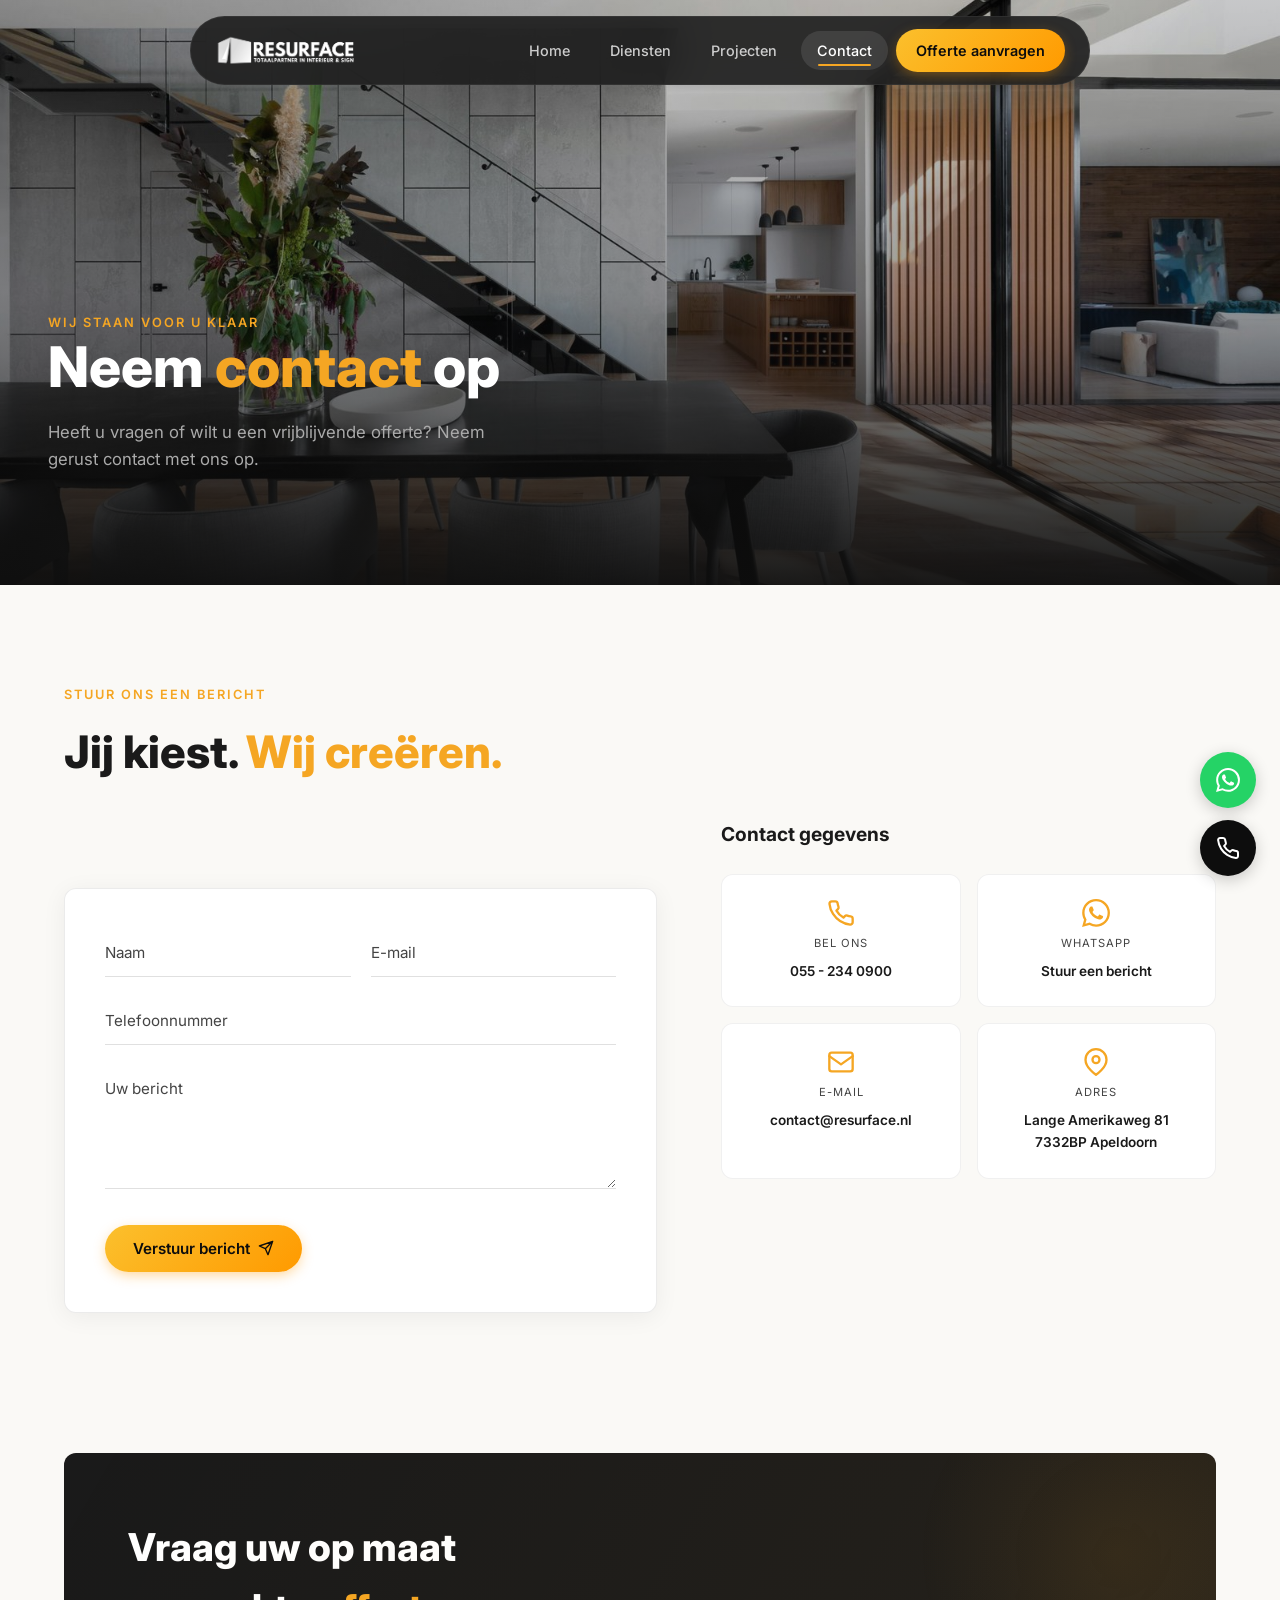
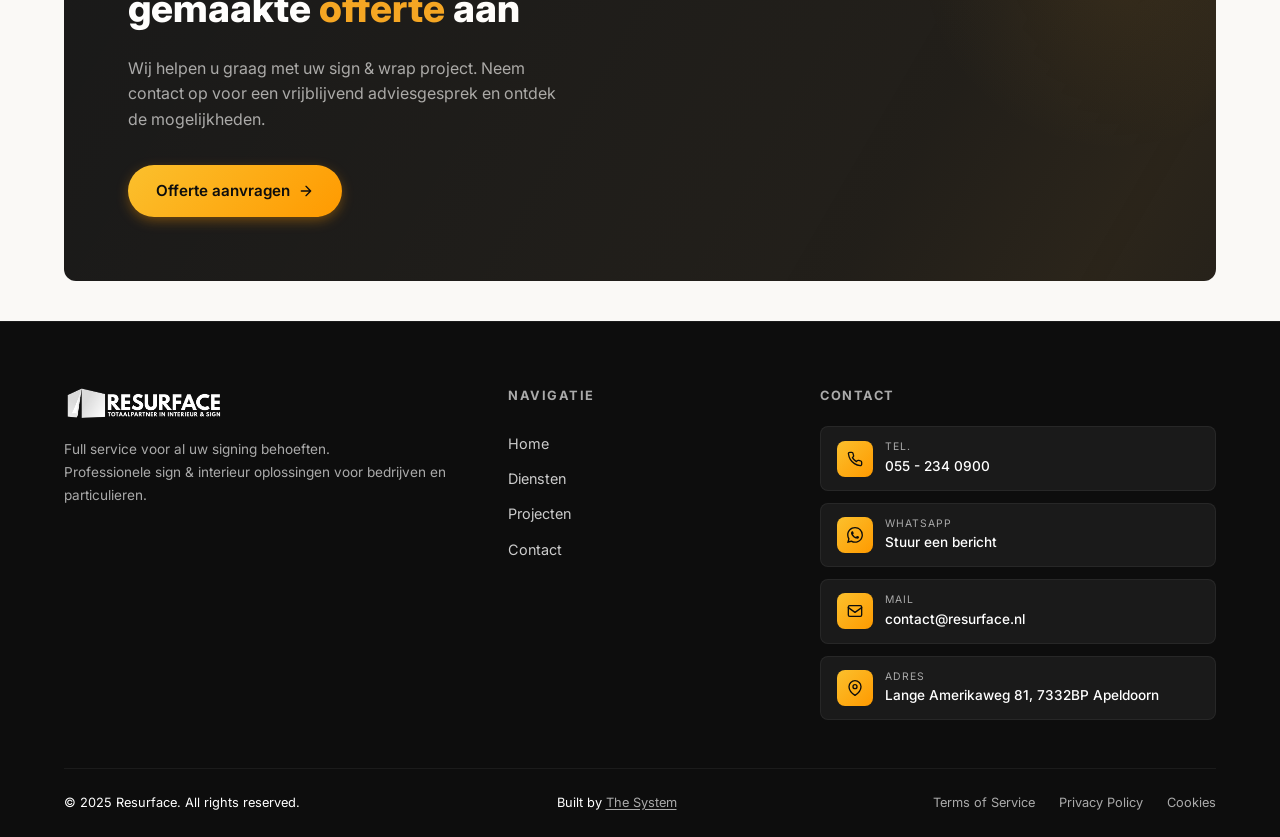
<file: contact.html>
<!DOCTYPE html>
<html lang="nl">
<head>
  <meta charset="UTF-8">
  <meta name="viewport" content="width=device-width, initial-scale=1.0">
  <title>Contact — Resurface | Neem Contact Op</title>
  <meta name="description" content="Heeft u vragen of wilt u een vrijblijvende offerte? Neem gerust contact met ons op. Wij helpen u graag met uw sign & wrap project.">
  <link rel="preconnect" href="https://fonts.googleapis.com">
  <link rel="preconnect" href="https://fonts.gstatic.com" crossorigin>
  <link href="https://fonts.googleapis.com/css2?family=Inter:wght@400;500;600;700;800&display=swap" rel="stylesheet">
  <link rel="stylesheet" href="css/style.css?v=5">
</head>
<body>

  <!-- Navigation -->
  <nav class="nav">
    <a href="/" class="nav-logo">
      <img src="images/logo.png" alt="Resurface" style="height: 32px;">
    </a>
    <div class="nav-links">
      <a href="/">Home</a>
      <a href="/diensten">Diensten</a>
      <a href="/projecten">Projecten</a>
      <a href="/contact" class="active">Contact</a>
      <a href="/offerte" class="nav-cta">Offerte aanvragen</a>
    </div>
    <button class="nav-toggle" aria-label="Menu">
      <span></span><span></span><span></span>
    </button>
  </nav>

  <!-- Hero -->
  <section class="hero hero-short">
    <div class="hero-bg">
      <img src="images/hero-interior.jpg" alt="Contact Resurface">
    </div>
    <div class="hero-content">
      <span class="hero-label">Wij staan voor u klaar</span>
      <h1>Neem <span class="highlight">contact</span> op</h1>
      <p>Heeft u vragen of wilt u een vrijblijvende offerte? Neem gerust contact met ons op.</p>
    </div>
  </section>

  <!-- Contact Section -->
  <section class="section">
    <div class="container">
      <div class="contact-grid">
        <!-- Form first -->
        <div class="contact-form-col">
          <p class="contact-label reveal">Stuur ons een bericht</p>
          <h2 class="contact-title reveal">Jij kiest. <span class="highlight">Wij creëren.</span></h2>
          <p class="contact-text reveal">Wij helpen u graag met uw sign & wrap project. Neem contact op voor een vrijblijvend adviesgesprek.</p>
          <form class="contact-form reveal">
            <div class="form-row">
              <div class="form-group">
                <input type="text" name="naam" placeholder="Naam" required>
              </div>
              <div class="form-group">
                <input type="email" name="email" placeholder="E-mail" required>
              </div>
            </div>
            <div class="form-group">
              <input type="tel" name="telefoon" placeholder="Telefoonnummer">
            </div>
            <div class="form-group">
              <textarea name="bericht" placeholder="Uw bericht" rows="5" required></textarea>
            </div>
            <button type="submit" class="btn btn-primary form-submit">Verstuur bericht <svg xmlns="http://www.w3.org/2000/svg" width="16" height="16" viewBox="0 0 24 24" fill="none" stroke="currentColor" stroke-width="2" stroke-linecap="round" stroke-linejoin="round"><path d="M22 2L11 13M22 2l-7 20-4-9-9-4 20-7z"/></svg></button>
          </form>
        </div>

        <!-- Contact info -->
        <div class="contact-info-col reveal-right">
          <h3 class="contact-info-title">Contact gegevens</h3>
          <div class="contact-info-grid">
            <a href="tel:0552340900" class="contact-info-card">
              <svg xmlns="http://www.w3.org/2000/svg" width="24" height="24" viewBox="0 0 24 24" fill="none" stroke="currentColor" stroke-width="2" stroke-linecap="round" stroke-linejoin="round"><path d="M22 16.92v3a2 2 0 01-2.18 2 19.79 19.79 0 01-8.63-3.07 19.5 19.5 0 01-6-6 19.79 19.79 0 01-3.07-8.67A2 2 0 014.11 2h3a2 2 0 012 1.72c.127.96.361 1.903.7 2.81a2 2 0 01-.45 2.11L8.09 9.91a16 16 0 006 6l1.27-1.27a2 2 0 012.11-.45c.907.339 1.85.573 2.81.7A2 2 0 0122 16.92z"/></svg>
              <span class="contact-info-label">Bel ons</span>
              <span class="contact-info-value">055 - 234 0900</span>
            </a>
            <a href="https://wa.me/31552340900" target="_blank" class="contact-info-card">
              <svg xmlns="http://www.w3.org/2000/svg" width="24" height="24" viewBox="0 0 24 24" fill="currentColor"><path d="M17.472 14.382c-.297-.149-1.758-.867-2.03-.967-.273-.099-.471-.148-.67.15-.197.297-.767.966-.94 1.164-.173.199-.347.223-.644.075-.297-.15-1.255-.463-2.39-1.475-.883-.788-1.48-1.761-1.653-2.059-.173-.297-.018-.458.13-.606.134-.133.298-.347.446-.52.149-.174.198-.298.298-.497.099-.198.05-.371-.025-.52-.075-.149-.669-1.612-.916-2.207-.242-.579-.487-.5-.669-.51-.173-.008-.371-.01-.57-.01-.198 0-.52.074-.792.372-.272.297-1.04 1.016-1.04 2.479 0 1.462 1.065 2.875 1.213 3.074.149.198 2.096 3.2 5.077 4.487.709.306 1.262.489 1.694.625.712.227 1.36.195 1.871.118.571-.085 1.758-.719 2.006-1.413.248-.694.248-1.289.173-1.413-.074-.124-.272-.198-.57-.347m-5.421 7.403h-.004a9.87 9.87 0 01-5.031-1.378l-.361-.214-3.741.982.998-3.648-.235-.374a9.86 9.86 0 01-1.51-5.26c.001-5.45 4.436-9.884 9.888-9.884 2.64 0 5.122 1.03 6.988 2.898a9.825 9.825 0 012.893 6.994c-.003 5.45-4.437 9.884-9.885 9.884m8.413-18.297A11.815 11.815 0 0012.05 0C5.495 0 .16 5.335.157 11.892c0 2.096.547 4.142 1.588 5.945L.057 24l6.305-1.654a11.882 11.882 0 005.683 1.448h.005c6.554 0 11.89-5.335 11.893-11.893a11.821 11.821 0 00-3.48-8.413z"/></svg>
              <span class="contact-info-label">WhatsApp</span>
              <span class="contact-info-value">Stuur een bericht</span>
            </a>
            <a href="mailto:contact@resurface.nl" class="contact-info-card">
              <svg xmlns="http://www.w3.org/2000/svg" width="24" height="24" viewBox="0 0 24 24" fill="none" stroke="currentColor" stroke-width="2" stroke-linecap="round" stroke-linejoin="round"><rect x="2" y="4" width="20" height="16" rx="2"/><path d="M22 7l-10 7L2 7"/></svg>
              <span class="contact-info-label">E-mail</span>
              <span class="contact-info-value">contact@resurface.nl</span>
            </a>
            <div class="contact-info-card">
              <svg xmlns="http://www.w3.org/2000/svg" width="24" height="24" viewBox="0 0 24 24" fill="none" stroke="currentColor" stroke-width="2" stroke-linecap="round" stroke-linejoin="round"><path d="M21 10c0 7-9 13-9 13s-9-6-9-13a9 9 0 0118 0z"/><circle cx="12" cy="10" r="3"/></svg>
              <span class="contact-info-label">Adres</span>
              <span class="contact-info-value">Lange Amerikaweg 81<br>7332BP Apeldoorn</span>
            </div>
          </div>
        </div>
      </div>
    </div>
  </section>

  <!-- CTA -->
  <div class="container">
    <div class="cta-section reveal-scale">
      <h2>Vraag uw op maat gemaakte <span class="highlight">offerte</span> aan</h2>
      <p>Wij helpen u graag met uw sign & wrap project. Neem contact op voor een vrijblijvend adviesgesprek en ontdek de mogelijkheden.</p>
      <a href="/contact" class="btn btn-primary">Offerte aanvragen <svg xmlns="http://www.w3.org/2000/svg" width="16" height="16" viewBox="0 0 24 24" fill="none" stroke="currentColor" stroke-width="2" stroke-linecap="round" stroke-linejoin="round"><path d="M5 12h14M12 5l7 7-7 7"/></svg></a>
    </div>
  </div>

  <!-- Footer -->
  <footer class="footer">
    <div class="container">
      <div class="footer-grid">
        <div>
          <div class="footer-logo">
            <img src="images/logo.png" alt="Resurface">
          </div>
          <p class="footer-desc">Full service voor al uw signing behoeften.<br>Professionele sign & interieur oplossingen voor bedrijven en particulieren.</p>
        </div>
        <div>
          <h4>Navigatie</h4>
          <div class="footer-nav">
            <a href="/">Home</a>
            <a href="/diensten">Diensten</a>
            <a href="/projecten">Projecten</a>
            <a href="/contact">Contact</a>
          </div>
        </div>
        <div>
          <h4>Contact</h4>
          <div class="footer-contact">
            <div class="footer-contact-item">
              <div class="footer-contact-icon">
                <svg xmlns="http://www.w3.org/2000/svg" viewBox="0 0 24 24" fill="none" stroke="currentColor" stroke-width="2" stroke-linecap="round" stroke-linejoin="round"><path d="M22 16.92v3a2 2 0 01-2.18 2 19.79 19.79 0 01-8.63-3.07 19.5 19.5 0 01-6-6 19.79 19.79 0 01-3.07-8.67A2 2 0 014.11 2h3a2 2 0 012 1.72c.127.96.361 1.903.7 2.81a2 2 0 01-.45 2.11L8.09 9.91a16 16 0 006 6l1.27-1.27a2 2 0 012.11-.45c.907.339 1.85.573 2.81.7A2 2 0 0122 16.92z"/></svg>
              </div>
              <div>
                <p class="footer-contact-label">Tel.</p>
                <p class="footer-contact-value">055 - 234 0900</p>
              </div>
            </div>
            <a href="https://wa.me/31552340900" target="_blank" class="footer-contact-item" style="text-decoration:none;color:inherit;">
              <div class="footer-contact-icon">
                <svg xmlns="http://www.w3.org/2000/svg" viewBox="0 0 24 24" fill="currentColor"><path d="M17.472 14.382c-.297-.149-1.758-.867-2.03-.967-.273-.099-.471-.148-.67.15-.197.297-.767.966-.94 1.164-.173.199-.347.223-.644.075-.297-.15-1.255-.463-2.39-1.475-.883-.788-1.48-1.761-1.653-2.059-.173-.297-.018-.458.13-.606.134-.133.298-.347.446-.52.149-.174.198-.298.298-.497.099-.198.05-.371-.025-.52-.075-.149-.669-1.612-.916-2.207-.242-.579-.487-.5-.669-.51-.173-.008-.371-.01-.57-.01-.198 0-.52.074-.792.372-.272.297-1.04 1.016-1.04 2.479 0 1.462 1.065 2.875 1.213 3.074.149.198 2.096 3.2 5.077 4.487.709.306 1.262.489 1.694.625.712.227 1.36.195 1.871.118.571-.085 1.758-.719 2.006-1.413.248-.694.248-1.289.173-1.413-.074-.124-.272-.198-.57-.347m-5.421 7.403h-.004a9.87 9.87 0 01-5.031-1.378l-.361-.214-3.741.982.998-3.648-.235-.374a9.86 9.86 0 01-1.51-5.26c.001-5.45 4.436-9.884 9.888-9.884 2.64 0 5.122 1.03 6.988 2.898a9.825 9.825 0 012.893 6.994c-.003 5.45-4.437 9.884-9.885 9.884m8.413-18.297A11.815 11.815 0 0012.05 0C5.495 0 .16 5.335.157 11.892c0 2.096.547 4.142 1.588 5.945L.057 24l6.305-1.654a11.882 11.882 0 005.683 1.448h.005c6.554 0 11.89-5.335 11.893-11.893a11.821 11.821 0 00-3.48-8.413z"/></svg>
              </div>
              <div>
                <p class="footer-contact-label">WhatsApp</p>
                <p class="footer-contact-value">Stuur een bericht</p>
              </div>
            </a>
            <div class="footer-contact-item">
              <div class="footer-contact-icon">
                <svg xmlns="http://www.w3.org/2000/svg" viewBox="0 0 24 24" fill="none" stroke="currentColor" stroke-width="2" stroke-linecap="round" stroke-linejoin="round"><rect x="2" y="4" width="20" height="16" rx="2"/><path d="M22 7l-10 7L2 7"/></svg>
              </div>
              <div>
                <p class="footer-contact-label">Mail</p>
                <p class="footer-contact-value">contact@resurface.nl</p>
              </div>
            </div>
            <div class="footer-contact-item">
              <div class="footer-contact-icon">
                <svg xmlns="http://www.w3.org/2000/svg" viewBox="0 0 24 24" fill="none" stroke="currentColor" stroke-width="2" stroke-linecap="round" stroke-linejoin="round"><path d="M21 10c0 7-9 13-9 13s-9-6-9-13a9 9 0 0118 0z"/><circle cx="12" cy="10" r="3"/></svg>
              </div>
              <div>
                <p class="footer-contact-label">Adres</p>
                <p class="footer-contact-value">Lange Amerikaweg 81, 7332BP Apeldoorn</p>
              </div>
            </div>
          </div>
        </div>
      </div>
      <div class="footer-bottom">
        <p>&copy; 2025 Resurface. All rights reserved.</p>
        <p class="built-by">Built by <a href="https://thesystem.nl" target="_blank" rel="noopener">The System</a></p>
        <div class="footer-bottom-links">
          <a href="#">Terms of Service</a>
          <a href="#">Privacy Policy</a>
          <a href="#">Cookies</a>
        </div>
      </div>
    </div>
  </footer>

  <!-- Floating contact buttons -->
  <div class="floating-btns">
    <a href="https://wa.me/31552340900" target="_blank" class="floating-btn floating-btn-whatsapp" aria-label="WhatsApp">
      <svg xmlns="http://www.w3.org/2000/svg" width="24" height="24" viewBox="0 0 24 24" fill="currentColor"><path d="M17.472 14.382c-.297-.149-1.758-.867-2.03-.967-.273-.099-.471-.148-.67.15-.197.297-.767.966-.94 1.164-.173.199-.347.223-.644.075-.297-.15-1.255-.463-2.39-1.475-.883-.788-1.48-1.761-1.653-2.059-.173-.297-.018-.458.13-.606.134-.133.298-.347.446-.52.149-.174.198-.298.298-.497.099-.198.05-.371-.025-.52-.075-.149-.669-1.612-.916-2.207-.242-.579-.487-.5-.669-.51-.173-.008-.371-.01-.57-.01-.198 0-.52.074-.792.372-.272.297-1.04 1.016-1.04 2.479 0 1.462 1.065 2.875 1.213 3.074.149.198 2.096 3.2 5.077 4.487.709.306 1.262.489 1.694.625.712.227 1.36.195 1.871.118.571-.085 1.758-.719 2.006-1.413.248-.694.248-1.289.173-1.413-.074-.124-.272-.198-.57-.347m-5.421 7.403h-.004a9.87 9.87 0 01-5.031-1.378l-.361-.214-3.741.982.998-3.648-.235-.374a9.86 9.86 0 01-1.51-5.26c.001-5.45 4.436-9.884 9.888-9.884 2.64 0 5.122 1.03 6.988 2.898a9.825 9.825 0 012.893 6.994c-.003 5.45-4.437 9.884-9.885 9.884m8.413-18.297A11.815 11.815 0 0012.05 0C5.495 0 .16 5.335.157 11.892c0 2.096.547 4.142 1.588 5.945L.057 24l6.305-1.654a11.882 11.882 0 005.683 1.448h.005c6.554 0 11.89-5.335 11.893-11.893a11.821 11.821 0 00-3.48-8.413z"/></svg>
    </a>
    <a href="tel:0552340900" class="floating-btn floating-btn-call" aria-label="Bel ons">
      <svg xmlns="http://www.w3.org/2000/svg" width="24" height="24" viewBox="0 0 24 24" fill="none" stroke="currentColor" stroke-width="2" stroke-linecap="round" stroke-linejoin="round"><path d="M22 16.92v3a2 2 0 01-2.18 2 19.79 19.79 0 01-8.63-3.07 19.5 19.5 0 01-6-6 19.79 19.79 0 01-3.07-8.67A2 2 0 014.11 2h3a2 2 0 012 1.72c.127.96.361 1.903.7 2.81a2 2 0 01-.45 2.11L8.09 9.91a16 16 0 006 6l1.27-1.27a2 2 0 012.11-.45c.907.339 1.85.573 2.81.7A2 2 0 0122 16.92z"/></svg>
    </a>
  </div>
  <script src="js/main.js?v=5"></script>
</body>
</html>
</file>
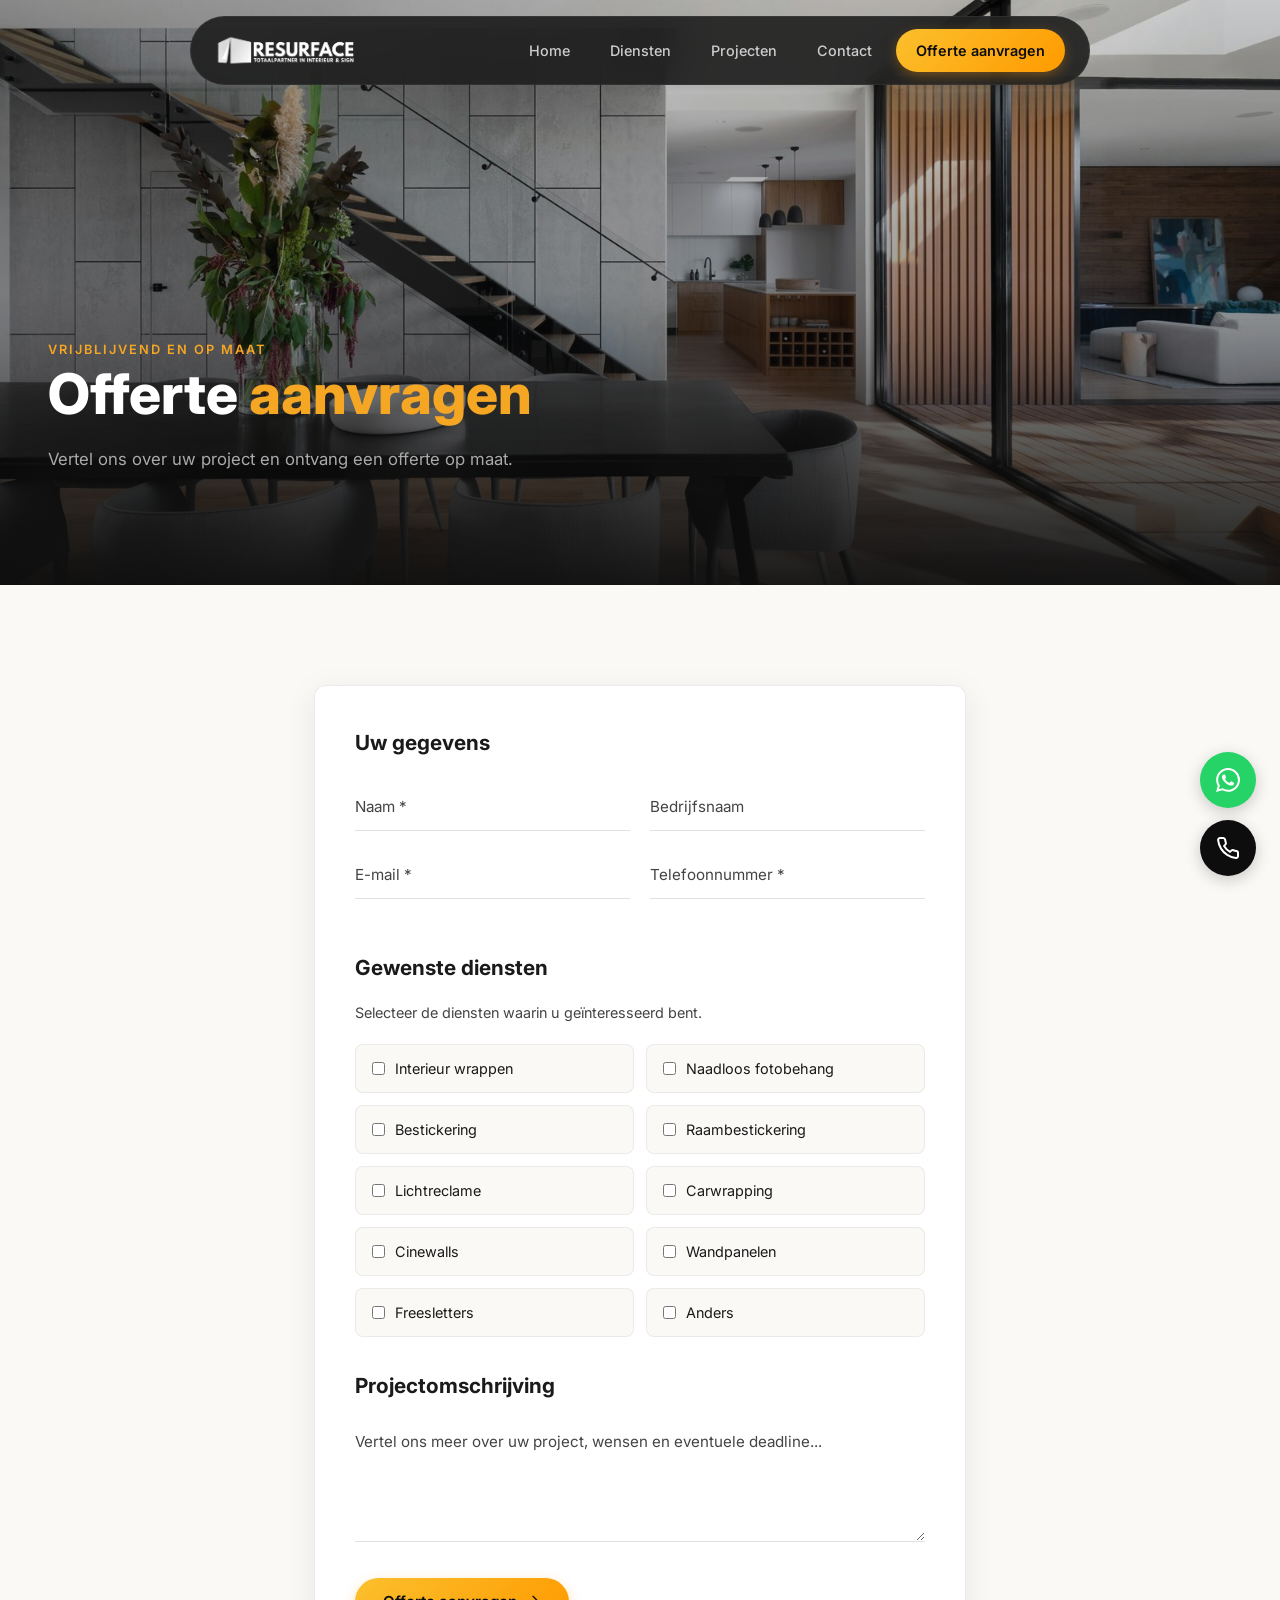
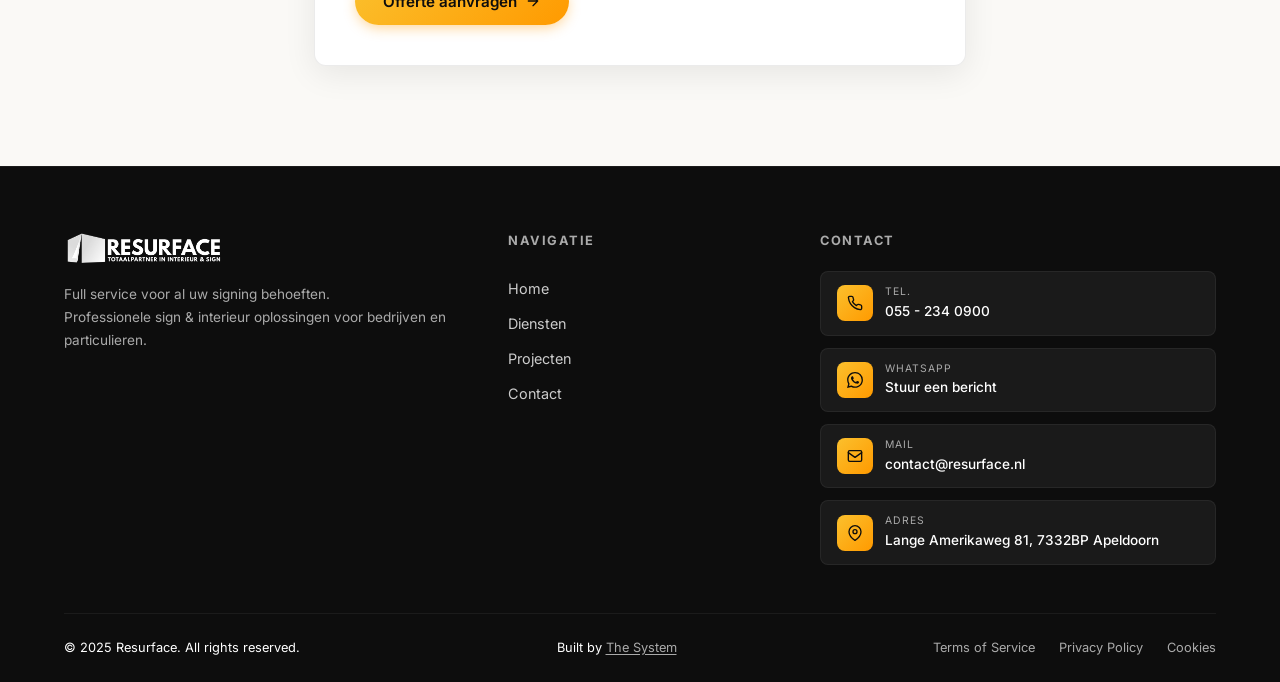
<file: offerte.html>
<!DOCTYPE html>
<html lang="nl">
<head>
  <meta charset="UTF-8">
  <meta name="viewport" content="width=device-width, initial-scale=1.0">
  <title>Offerte aanvragen — Resurface</title>
  <meta name="description" content="Vraag een vrijblijvende offerte aan voor uw sign & interieur project.">
  <link rel="preconnect" href="https://fonts.googleapis.com">
  <link rel="preconnect" href="https://fonts.gstatic.com" crossorigin>
  <link href="https://fonts.googleapis.com/css2?family=Inter:wght@400;500;600;700;800&display=swap" rel="stylesheet">
  <link rel="stylesheet" href="css/style.css?v=7">
</head>
<body>

  <!-- Navigation -->
  <nav class="nav">
    <a href="/" class="nav-logo">
      <img src="images/logo.png" alt="Resurface" style="height: 32px;">
    </a>
    <div class="nav-links">
      <a href="/">Home</a>
      <a href="/diensten">Diensten</a>
      <a href="/projecten">Projecten</a>
      <a href="/contact">Contact</a>
      <a href="/offerte" class="nav-cta">Offerte aanvragen</a>
    </div>
    <button class="nav-toggle" aria-label="Menu">
      <span></span><span></span><span></span>
    </button>
  </nav>

  <!-- Hero -->
  <section class="hero hero-short">
    <div class="hero-bg">
      <img src="images/hero-interior.jpg" alt="Offerte aanvragen">
    </div>
    <div class="hero-content">
      <span class="hero-label">Vrijblijvend en op maat</span>
      <h1>Offerte <span class="highlight">aanvragen</span></h1>
      <p>Vertel ons over uw project en ontvang een offerte op maat.</p>
    </div>
  </section>

  <!-- Offerte Form -->
  <section class="section">
    <div class="container" style="max-width: 700px;">
      <form class="contact-form reveal" style="box-shadow: 0 8px 32px rgba(0,0,0,0.08);">
        <h3 style="font-size: 1.3rem; font-weight: 700; margin-bottom: 24px;">Uw gegevens</h3>
        <div class="form-row">
          <div class="form-group">
            <input type="text" name="naam" placeholder="Naam *" required>
          </div>
          <div class="form-group">
            <input type="text" name="bedrijf" placeholder="Bedrijfsnaam">
          </div>
        </div>
        <div class="form-row">
          <div class="form-group">
            <input type="email" name="email" placeholder="E-mail *" required>
          </div>
          <div class="form-group">
            <input type="tel" name="telefoon" placeholder="Telefoonnummer *" required>
          </div>
        </div>

        <h3 style="font-size: 1.3rem; font-weight: 700; margin: 32px 0 16px;">Gewenste diensten</h3>
        <p style="color: var(--text-body); font-size: 0.9rem; margin-bottom: 20px;">Selecteer de diensten waarin u geïnteresseerd bent.</p>

        <div style="display: grid; grid-template-columns: 1fr 1fr; gap: 12px; margin-bottom: 32px;">
          <label style="display: flex; align-items: center; gap: 10px; padding: 12px 16px; background: var(--bg-light); border-radius: 8px; cursor: pointer; font-size: 0.9rem; border: 1px solid rgba(0,0,0,0.06); transition: all 0.2s;">
            <input type="checkbox" name="dienst" value="Interieur wrappen" style="accent-color: var(--accent);"> Interieur wrappen
          </label>
          <label style="display: flex; align-items: center; gap: 10px; padding: 12px 16px; background: var(--bg-light); border-radius: 8px; cursor: pointer; font-size: 0.9rem; border: 1px solid rgba(0,0,0,0.06); transition: all 0.2s;">
            <input type="checkbox" name="dienst" value="Naadloos fotobehang" style="accent-color: var(--accent);"> Naadloos fotobehang
          </label>
          <label style="display: flex; align-items: center; gap: 10px; padding: 12px 16px; background: var(--bg-light); border-radius: 8px; cursor: pointer; font-size: 0.9rem; border: 1px solid rgba(0,0,0,0.06); transition: all 0.2s;">
            <input type="checkbox" name="dienst" value="Bestickering" style="accent-color: var(--accent);"> Bestickering
          </label>
          <label style="display: flex; align-items: center; gap: 10px; padding: 12px 16px; background: var(--bg-light); border-radius: 8px; cursor: pointer; font-size: 0.9rem; border: 1px solid rgba(0,0,0,0.06); transition: all 0.2s;">
            <input type="checkbox" name="dienst" value="Raambestickering" style="accent-color: var(--accent);"> Raambestickering
          </label>
          <label style="display: flex; align-items: center; gap: 10px; padding: 12px 16px; background: var(--bg-light); border-radius: 8px; cursor: pointer; font-size: 0.9rem; border: 1px solid rgba(0,0,0,0.06); transition: all 0.2s;">
            <input type="checkbox" name="dienst" value="Lichtreclame" style="accent-color: var(--accent);"> Lichtreclame
          </label>
          <label style="display: flex; align-items: center; gap: 10px; padding: 12px 16px; background: var(--bg-light); border-radius: 8px; cursor: pointer; font-size: 0.9rem; border: 1px solid rgba(0,0,0,0.06); transition: all 0.2s;">
            <input type="checkbox" name="dienst" value="Carwrapping" style="accent-color: var(--accent);"> Carwrapping
          </label>
          <label style="display: flex; align-items: center; gap: 10px; padding: 12px 16px; background: var(--bg-light); border-radius: 8px; cursor: pointer; font-size: 0.9rem; border: 1px solid rgba(0,0,0,0.06); transition: all 0.2s;">
            <input type="checkbox" name="dienst" value="Cinewalls" style="accent-color: var(--accent);"> Cinewalls
          </label>
          <label style="display: flex; align-items: center; gap: 10px; padding: 12px 16px; background: var(--bg-light); border-radius: 8px; cursor: pointer; font-size: 0.9rem; border: 1px solid rgba(0,0,0,0.06); transition: all 0.2s;">
            <input type="checkbox" name="dienst" value="Wandpanelen" style="accent-color: var(--accent);"> Wandpanelen
          </label>
          <label style="display: flex; align-items: center; gap: 10px; padding: 12px 16px; background: var(--bg-light); border-radius: 8px; cursor: pointer; font-size: 0.9rem; border: 1px solid rgba(0,0,0,0.06); transition: all 0.2s;">
            <input type="checkbox" name="dienst" value="Freesletters" style="accent-color: var(--accent);"> Freesletters
          </label>
          <label style="display: flex; align-items: center; gap: 10px; padding: 12px 16px; background: var(--bg-light); border-radius: 8px; cursor: pointer; font-size: 0.9rem; border: 1px solid rgba(0,0,0,0.06); transition: all 0.2s;">
            <input type="checkbox" name="dienst" value="Anders" style="accent-color: var(--accent);"> Anders
          </label>
        </div>

        <h3 style="font-size: 1.3rem; font-weight: 700; margin-bottom: 16px;">Projectomschrijving</h3>
        <div class="form-group">
          <textarea name="omschrijving" placeholder="Vertel ons meer over uw project, wensen en eventuele deadline..." rows="5" required></textarea>
        </div>
        <button type="submit" class="btn btn-primary form-submit">Offerte aanvragen <svg xmlns="http://www.w3.org/2000/svg" width="16" height="16" viewBox="0 0 24 24" fill="none" stroke="currentColor" stroke-width="2" stroke-linecap="round" stroke-linejoin="round"><path d="M5 12h14M12 5l7 7-7 7"/></svg></button>
      </form>
    </div>
  </section>

  <!-- Footer -->
  <footer class="footer">
    <div class="container">
      <div class="footer-grid">
        <div>
          <div class="footer-logo">
            <img src="images/logo.png" alt="Resurface">
          </div>
          <p class="footer-desc">Full service voor al uw signing behoeften.<br>Professionele sign & interieur oplossingen voor bedrijven en particulieren.</p>
        </div>
        <div>
          <h4>Navigatie</h4>
          <div class="footer-nav">
            <a href="/">Home</a>
            <a href="/diensten">Diensten</a>
            <a href="/projecten">Projecten</a>
            <a href="/contact">Contact</a>
          </div>
        </div>
        <div>
          <h4>Contact</h4>
          <div class="footer-contact">
            <div class="footer-contact-item">
              <div class="footer-contact-icon">
                <svg xmlns="http://www.w3.org/2000/svg" viewBox="0 0 24 24" fill="none" stroke="currentColor" stroke-width="2" stroke-linecap="round" stroke-linejoin="round"><path d="M22 16.92v3a2 2 0 01-2.18 2 19.79 19.79 0 01-8.63-3.07 19.5 19.5 0 01-6-6 19.79 19.79 0 01-3.07-8.67A2 2 0 014.11 2h3a2 2 0 012 1.72c.127.96.361 1.903.7 2.81a2 2 0 01-.45 2.11L8.09 9.91a16 16 0 006 6l1.27-1.27a2 2 0 012.11-.45c.907.339 1.85.573 2.81.7A2 2 0 0122 16.92z"/></svg>
              </div>
              <div>
                <p class="footer-contact-label">Tel.</p>
                <p class="footer-contact-value">055 - 234 0900</p>
              </div>
            </div>
            <a href="https://wa.me/31552340900" target="_blank" class="footer-contact-item" style="text-decoration:none;color:inherit;">
              <div class="footer-contact-icon">
                <svg xmlns="http://www.w3.org/2000/svg" viewBox="0 0 24 24" fill="currentColor"><path d="M17.472 14.382c-.297-.149-1.758-.867-2.03-.967-.273-.099-.471-.148-.67.15-.197.297-.767.966-.94 1.164-.173.199-.347.223-.644.075-.297-.15-1.255-.463-2.39-1.475-.883-.788-1.48-1.761-1.653-2.059-.173-.297-.018-.458.13-.606.134-.133.298-.347.446-.52.149-.174.198-.298.298-.497.099-.198.05-.371-.025-.52-.075-.149-.669-1.612-.916-2.207-.242-.579-.487-.5-.669-.51-.173-.008-.371-.01-.57-.01-.198 0-.52.074-.792.372-.272.297-1.04 1.016-1.04 2.479 0 1.462 1.065 2.875 1.213 3.074.149.198 2.096 3.2 5.077 4.487.709.306 1.262.489 1.694.625.712.227 1.36.195 1.871.118.571-.085 1.758-.719 2.006-1.413.248-.694.248-1.289.173-1.413-.074-.124-.272-.198-.57-.347m-5.421 7.403h-.004a9.87 9.87 0 01-5.031-1.378l-.361-.214-3.741.982.998-3.648-.235-.374a9.86 9.86 0 01-1.51-5.26c.001-5.45 4.436-9.884 9.888-9.884 2.64 0 5.122 1.03 6.988 2.898a9.825 9.825 0 012.893 6.994c-.003 5.45-4.437 9.884-9.885 9.884m8.413-18.297A11.815 11.815 0 0012.05 0C5.495 0 .16 5.335.157 11.892c0 2.096.547 4.142 1.588 5.945L.057 24l6.305-1.654a11.882 11.882 0 005.683 1.448h.005c6.554 0 11.89-5.335 11.893-11.893a11.821 11.821 0 00-3.48-8.413z"/></svg>
              </div>
              <div>
                <p class="footer-contact-label">WhatsApp</p>
                <p class="footer-contact-value">Stuur een bericht</p>
              </div>
            </a>
            <div class="footer-contact-item">
              <div class="footer-contact-icon">
                <svg xmlns="http://www.w3.org/2000/svg" viewBox="0 0 24 24" fill="none" stroke="currentColor" stroke-width="2" stroke-linecap="round" stroke-linejoin="round"><rect x="2" y="4" width="20" height="16" rx="2"/><path d="M22 7l-10 7L2 7"/></svg>
              </div>
              <div>
                <p class="footer-contact-label">Mail</p>
                <p class="footer-contact-value">contact@resurface.nl</p>
              </div>
            </div>
            <div class="footer-contact-item">
              <div class="footer-contact-icon">
                <svg xmlns="http://www.w3.org/2000/svg" viewBox="0 0 24 24" fill="none" stroke="currentColor" stroke-width="2" stroke-linecap="round" stroke-linejoin="round"><path d="M21 10c0 7-9 13-9 13s-9-6-9-13a9 9 0 0118 0z"/><circle cx="12" cy="10" r="3"/></svg>
              </div>
              <div>
                <p class="footer-contact-label">Adres</p>
                <p class="footer-contact-value">Lange Amerikaweg 81, 7332BP Apeldoorn</p>
              </div>
            </div>
          </div>
        </div>
      </div>
      <div class="footer-bottom">
        <p>&copy; 2025 Resurface. All rights reserved.</p>
        <p class="built-by">Built by <a href="https://thesystem.nl" target="_blank" rel="noopener">The System</a></p>
        <div class="footer-bottom-links">
          <a href="#">Terms of Service</a>
          <a href="#">Privacy Policy</a>
          <a href="#">Cookies</a>
        </div>
      </div>
    </div>
  </footer>

  <!-- Floating contact buttons -->
  <div class="floating-btns">
    <a href="https://wa.me/31552340900" target="_blank" class="floating-btn floating-btn-whatsapp" aria-label="WhatsApp">
      <svg xmlns="http://www.w3.org/2000/svg" width="24" height="24" viewBox="0 0 24 24" fill="currentColor"><path d="M17.472 14.382c-.297-.149-1.758-.867-2.03-.967-.273-.099-.471-.148-.67.15-.197.297-.767.966-.94 1.164-.173.199-.347.223-.644.075-.297-.15-1.255-.463-2.39-1.475-.883-.788-1.48-1.761-1.653-2.059-.173-.297-.018-.458.13-.606.134-.133.298-.347.446-.52.149-.174.198-.298.298-.497.099-.198.05-.371-.025-.52-.075-.149-.669-1.612-.916-2.207-.242-.579-.487-.5-.669-.51-.173-.008-.371-.01-.57-.01-.198 0-.52.074-.792.372-.272.297-1.04 1.016-1.04 2.479 0 1.462 1.065 2.875 1.213 3.074.149.198 2.096 3.2 5.077 4.487.709.306 1.262.489 1.694.625.712.227 1.36.195 1.871.118.571-.085 1.758-.719 2.006-1.413.248-.694.248-1.289.173-1.413-.074-.124-.272-.198-.57-.347m-5.421 7.403h-.004a9.87 9.87 0 01-5.031-1.378l-.361-.214-3.741.982.998-3.648-.235-.374a9.86 9.86 0 01-1.51-5.26c.001-5.45 4.436-9.884 9.888-9.884 2.64 0 5.122 1.03 6.988 2.898a9.825 9.825 0 012.893 6.994c-.003 5.45-4.437 9.884-9.885 9.884m8.413-18.297A11.815 11.815 0 0012.05 0C5.495 0 .16 5.335.157 11.892c0 2.096.547 4.142 1.588 5.945L.057 24l6.305-1.654a11.882 11.882 0 005.683 1.448h.005c6.554 0 11.89-5.335 11.893-11.893a11.821 11.821 0 00-3.48-8.413z"/></svg>
    </a>
    <a href="tel:0552340900" class="floating-btn floating-btn-call" aria-label="Bel ons">
      <svg xmlns="http://www.w3.org/2000/svg" width="24" height="24" viewBox="0 0 24 24" fill="none" stroke="currentColor" stroke-width="2" stroke-linecap="round" stroke-linejoin="round"><path d="M22 16.92v3a2 2 0 01-2.18 2 19.79 19.79 0 01-8.63-3.07 19.5 19.5 0 01-6-6 19.79 19.79 0 01-3.07-8.67A2 2 0 014.11 2h3a2 2 0 012 1.72c.127.96.361 1.903.7 2.81a2 2 0 01-.45 2.11L8.09 9.91a16 16 0 006 6l1.27-1.27a2 2 0 012.11-.45c.907.339 1.85.573 2.81.7A2 2 0 0122 16.92z"/></svg>
    </a>
  </div>
  <script src="js/main.js?v=7"></script>
</body>
</html>
</file>
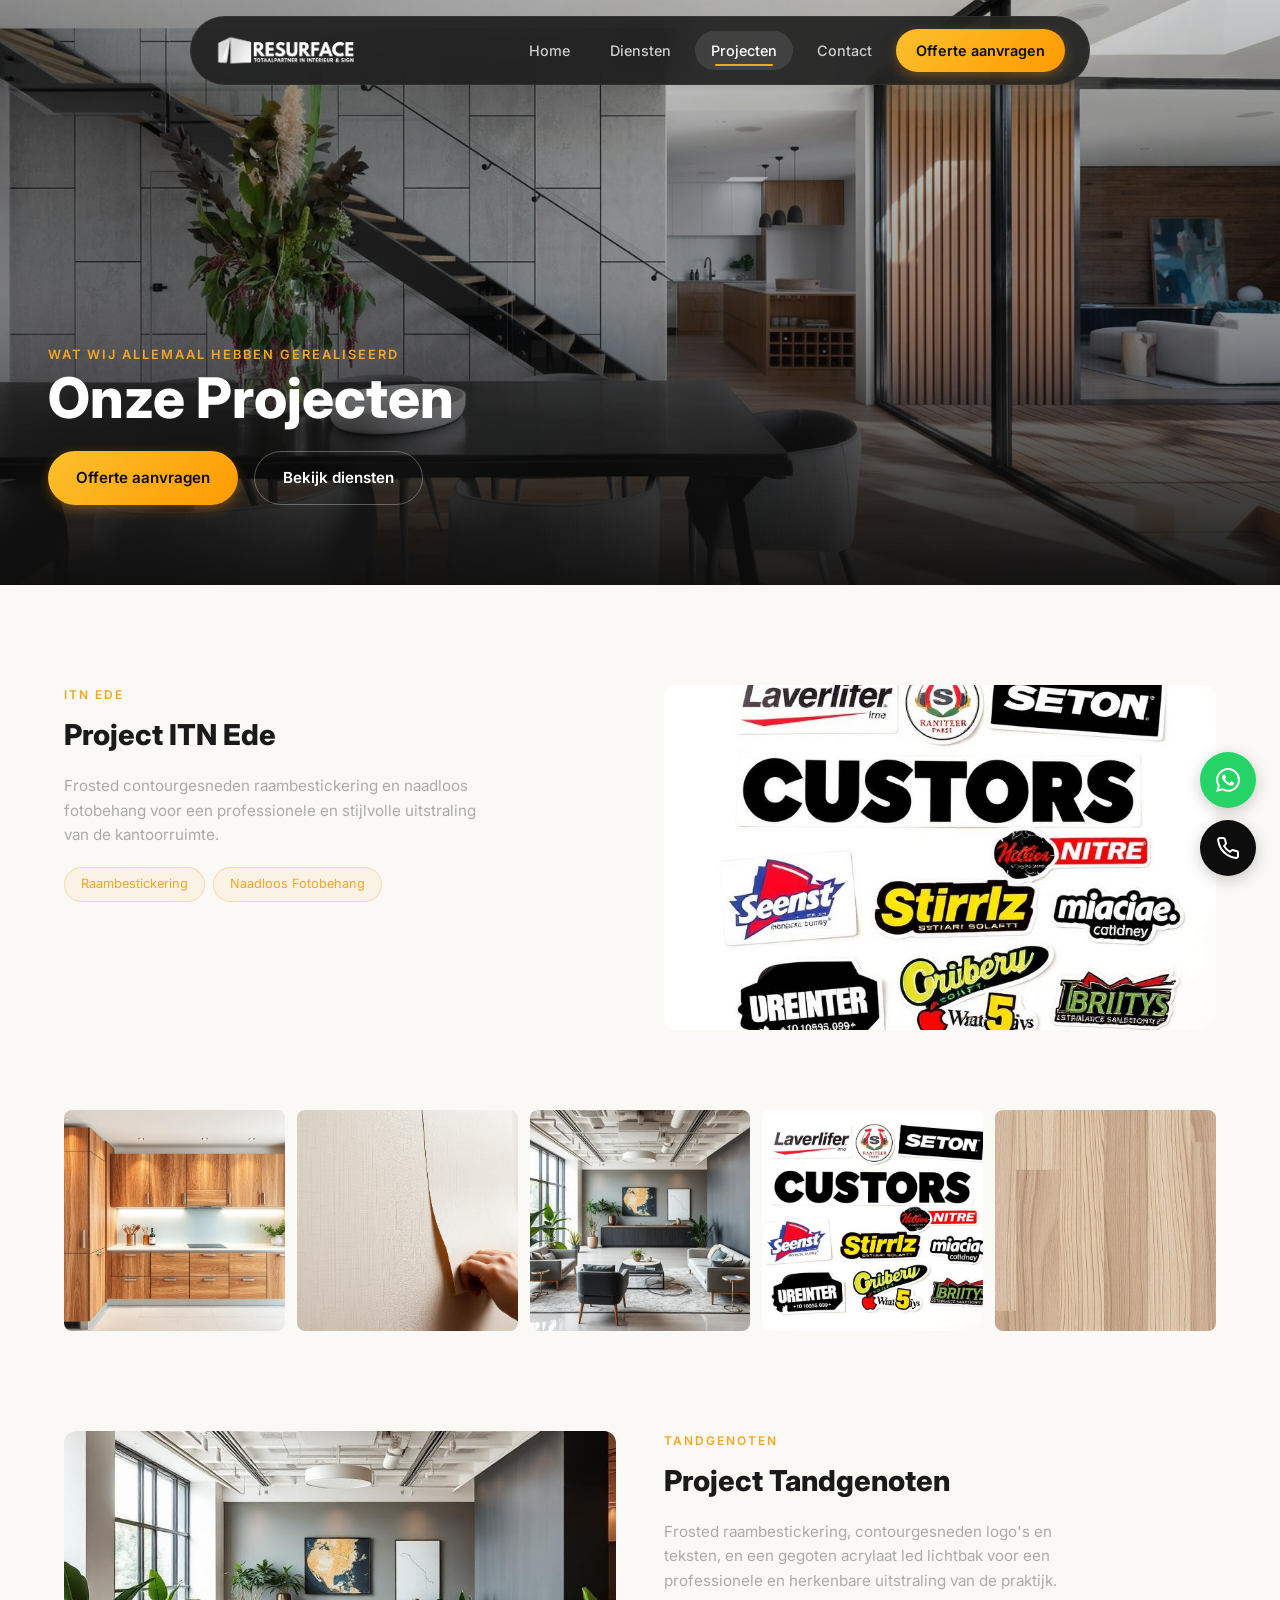
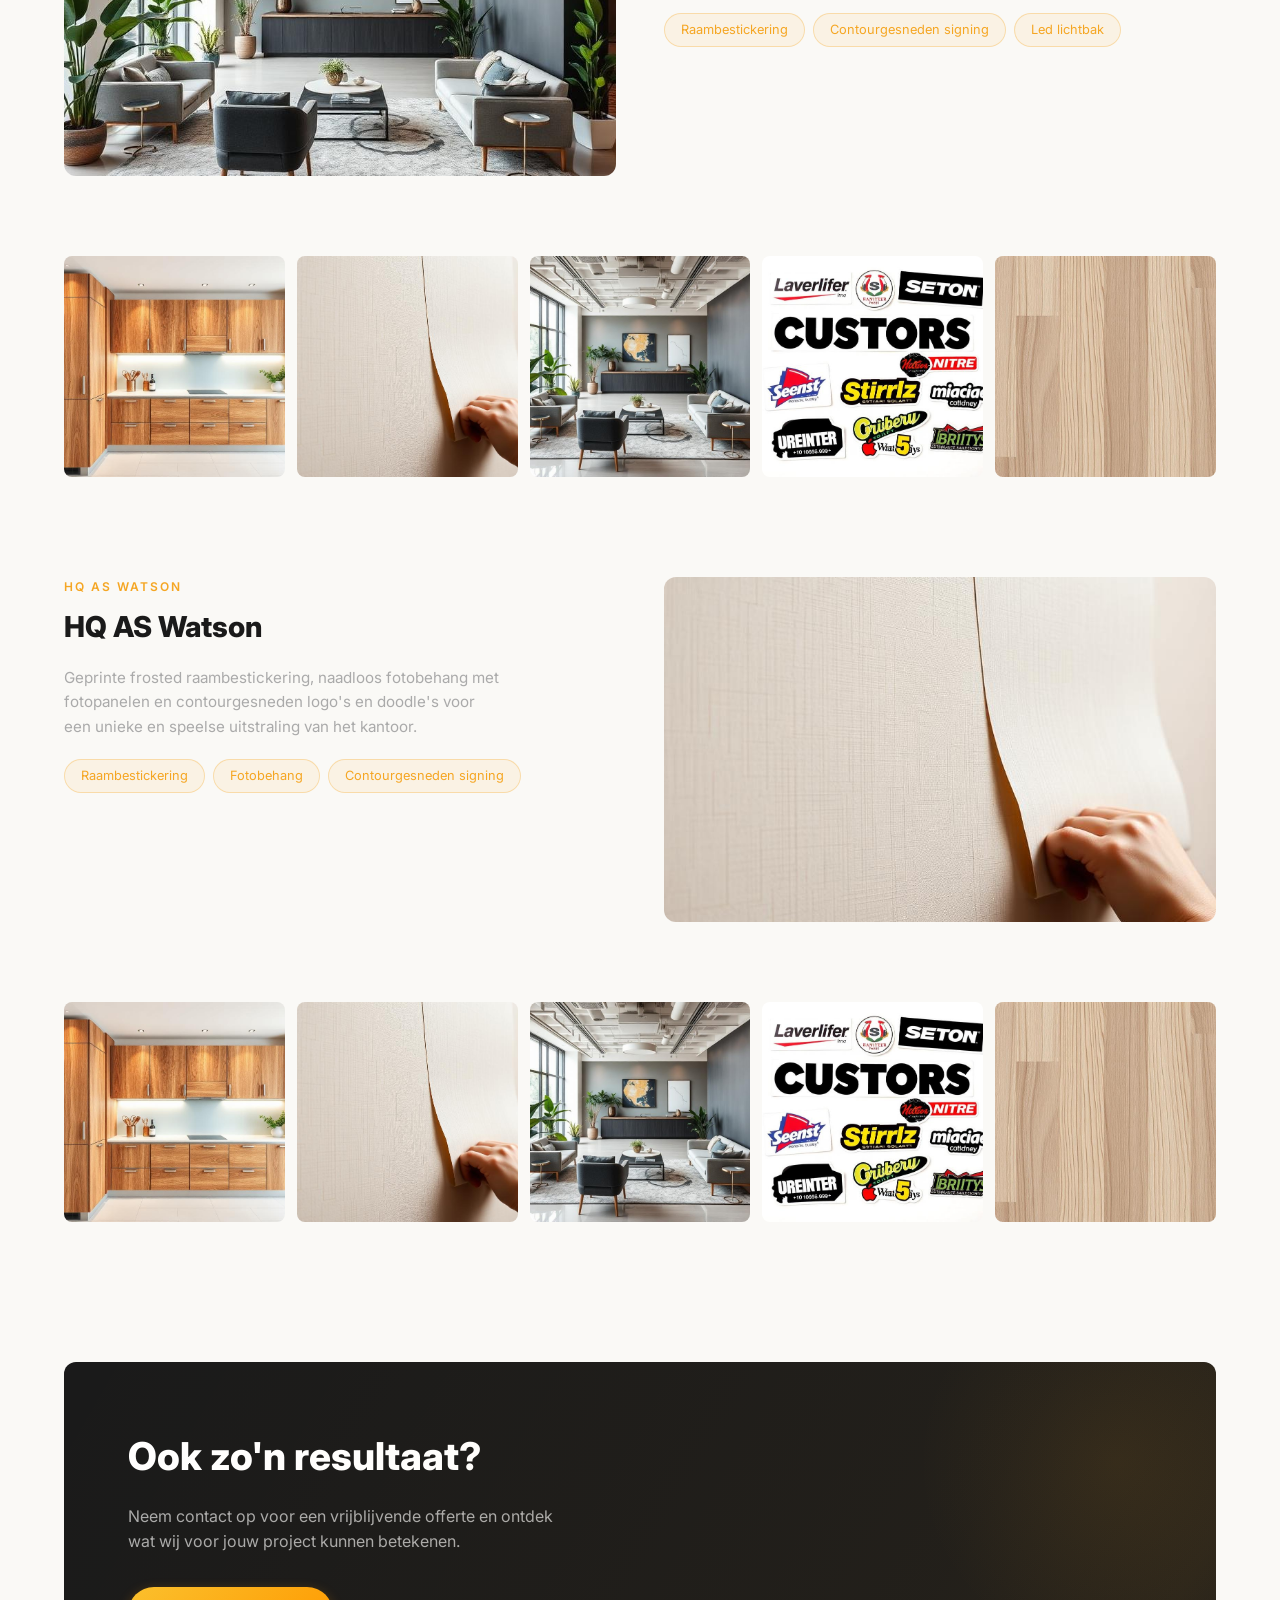
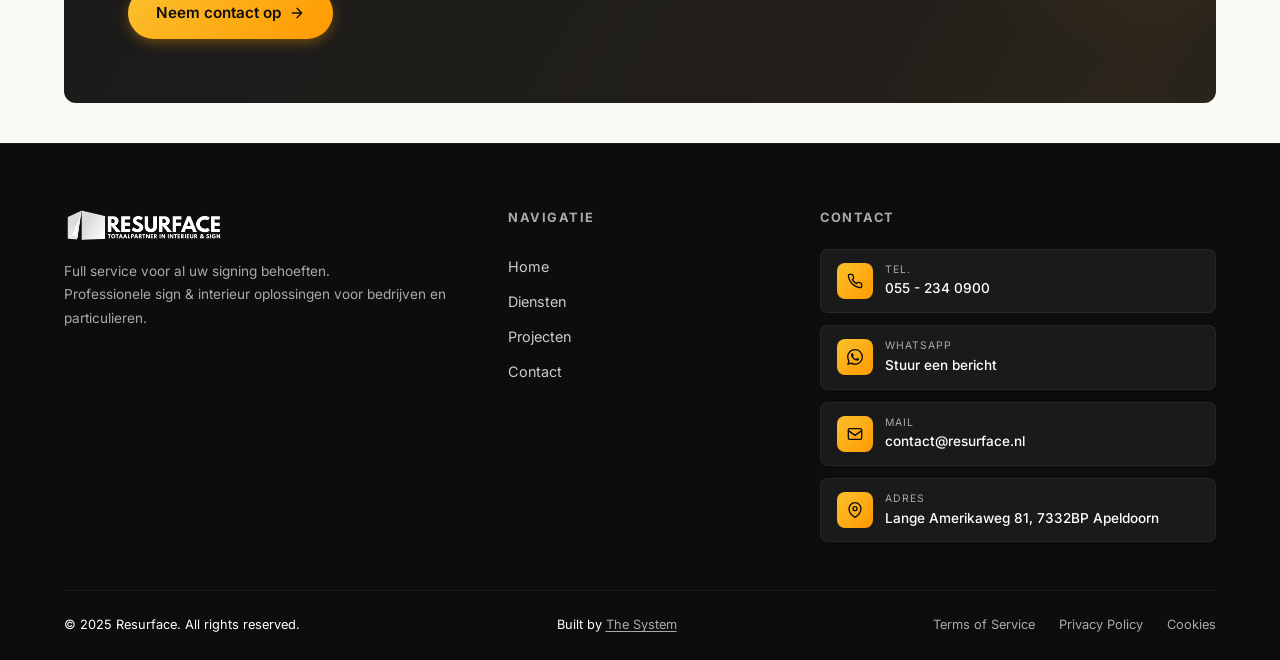
<file: projecten.html>
<!DOCTYPE html>
<html lang="nl">
<head>
  <meta charset="UTF-8">
  <meta name="viewport" content="width=device-width, initial-scale=1.0">
  <title>Projecten — Resurface | Onze Gerealiseerde Projecten</title>
  <meta name="description" content="Bekijk onze gerealiseerde projecten. Van kantoorinterieur tot professionele signing — ontdek wat wij voor u kunnen betekenen.">
  <link rel="preconnect" href="https://fonts.googleapis.com">
  <link rel="preconnect" href="https://fonts.gstatic.com" crossorigin>
  <link href="https://fonts.googleapis.com/css2?family=Inter:wght@400;500;600;700;800&display=swap" rel="stylesheet">
  <link rel="stylesheet" href="css/style.css?v=4">
</head>
<body>

  <!-- Navigation -->
  <nav class="nav">
    <a href="/" class="nav-logo">
      <img src="images/logo.png" alt="Resurface" style="height: 32px;">
    </a>
    <div class="nav-links">
      <a href="/">Home</a>
      <a href="/diensten">Diensten</a>
      <a href="/projecten" class="active">Projecten</a>
      <a href="/contact">Contact</a>
      <a href="/offerte" class="nav-cta">Offerte aanvragen</a>
    </div>
    <button class="nav-toggle" aria-label="Menu">
      <span></span><span></span><span></span>
    </button>
  </nav>

  <!-- Hero -->
  <section class="hero hero-short">
    <div class="hero-bg">
      <img src="images/hero-interior.jpg" alt="Resurface projecten">
    </div>
    <div class="hero-content">
      <span class="hero-label">Wat wij allemaal hebben gerealiseerd</span>
      <h1>Onze Projecten</h1>
      <div class="hero-buttons">
        <a href="/offerte" class="btn btn-primary">Offerte aanvragen</a>
        <a href="/diensten" class="btn btn-outline">Bekijk diensten</a>
      </div>
    </div>
  </section>

  <!-- Project: ITN Ede -->
  <section class="section">
    <div class="container">
      <div class="project-block reveal">
        <div class="project-info">
          <p class="project-label">ITN Ede</p>
          <h2>Project ITN Ede</h2>
          <p>Frosted contourgesneden raambestickering en naadloos fotobehang voor een professionele en stijlvolle uitstraling van de kantoorruimte.</p>
          <div class="project-tags">
            <span class="project-tag">Raambestickering</span>
            <span class="project-tag">Naadloos Fotobehang</span>
          </div>
        </div>
        <div class="project-main-image">
          <img src="images/service-stickers.jpg" alt="Project ITN Ede">
        </div>
      </div>
      <div class="project-gallery reveal">
        <img src="images/service-wrapping.jpg" alt="ITN Ede detail 1">
        <img src="images/service-wallpaper.jpg" alt="ITN Ede detail 2">
        <img src="images/service-interior.jpg" alt="ITN Ede detail 3">
        <img src="images/service-stickers.jpg" alt="ITN Ede detail 4">
        <img src="images/product-wood-wrap.jpg" alt="ITN Ede detail 5">
      </div>
    </div>
  </section>

  <!-- Project: Tandgenoten -->
  <section class="section" style="padding-top: 0;">
    <div class="container">
      <div class="project-block" style="direction: rtl;">
        <div class="project-info" style="direction: ltr;">
          <p class="project-label">Tandgenoten</p>
          <h2>Project Tandgenoten</h2>
          <p>Frosted raambestickering, contourgesneden logo's en teksten, en een gegoten acrylaat led lichtbak voor een professionele en herkenbare uitstraling van de praktijk.</p>
          <div class="project-tags">
            <span class="project-tag">Raambestickering</span>
            <span class="project-tag">Contourgesneden signing</span>
            <span class="project-tag">Led lichtbak</span>
          </div>
        </div>
        <div class="project-main-image" style="direction: ltr;">
          <img src="images/service-interior.jpg" alt="Project Tandgenoten">
        </div>
      </div>
      <div class="project-gallery reveal">
        <img src="images/service-wrapping.jpg" alt="Tandgenoten detail 1">
        <img src="images/service-wallpaper.jpg" alt="Tandgenoten detail 2">
        <img src="images/service-interior.jpg" alt="Tandgenoten detail 3">
        <img src="images/service-stickers.jpg" alt="Tandgenoten detail 4">
        <img src="images/product-wood-wrap.jpg" alt="Tandgenoten detail 5">
      </div>
    </div>
  </section>

  <!-- Project: AS Watson -->
  <section class="section" style="padding-top: 0;">
    <div class="container">
      <div class="project-block reveal">
        <div class="project-info">
          <p class="project-label">HQ AS Watson</p>
          <h2>HQ AS Watson</h2>
          <p>Geprinte frosted raambestickering, naadloos fotobehang met fotopanelen en contourgesneden logo's en doodle's voor een unieke en speelse uitstraling van het kantoor.</p>
          <div class="project-tags">
            <span class="project-tag">Raambestickering</span>
            <span class="project-tag">Fotobehang</span>
            <span class="project-tag">Contourgesneden signing</span>
          </div>
        </div>
        <div class="project-main-image">
          <img src="images/service-wallpaper.jpg" alt="HQ AS Watson">
        </div>
      </div>
      <div class="project-gallery reveal">
        <img src="images/service-wrapping.jpg" alt="AS Watson detail 1">
        <img src="images/service-wallpaper.jpg" alt="AS Watson detail 2">
        <img src="images/service-interior.jpg" alt="AS Watson detail 3">
        <img src="images/service-stickers.jpg" alt="AS Watson detail 4">
        <img src="images/product-wood-wrap.jpg" alt="AS Watson detail 5">
      </div>
    </div>
  </section>

  <!-- CTA -->
  <div class="container">
    <div class="cta-section reveal-scale">
      <h2>Ook zo'n resultaat?</h2>
      <p>Neem contact op voor een vrijblijvende offerte en ontdek wat wij voor jouw project kunnen betekenen.</p>
      <a href="/contact" class="btn btn-primary">Neem contact op <svg xmlns="http://www.w3.org/2000/svg" width="16" height="16" viewBox="0 0 24 24" fill="none" stroke="currentColor" stroke-width="2" stroke-linecap="round" stroke-linejoin="round"><path d="M5 12h14M12 5l7 7-7 7"/></svg></a>
    </div>
  </div>

  <!-- Footer -->
  <footer class="footer">
    <div class="container">
      <div class="footer-grid">
        <div>
          <div class="footer-logo">
            <img src="images/logo.png" alt="Resurface">
          </div>
          <p class="footer-desc">Full service voor al uw signing behoeften.<br>Professionele sign & interieur oplossingen voor bedrijven en particulieren.</p>
        </div>
        <div>
          <h4>Navigatie</h4>
          <div class="footer-nav">
            <a href="/">Home</a>
            <a href="/diensten">Diensten</a>
            <a href="/projecten">Projecten</a>
            <a href="/contact">Contact</a>
          </div>
        </div>
        <div>
          <h4>Contact</h4>
          <div class="footer-contact">
            <div class="footer-contact-item">
              <div class="footer-contact-icon">
                <svg xmlns="http://www.w3.org/2000/svg" viewBox="0 0 24 24" fill="none" stroke="currentColor" stroke-width="2" stroke-linecap="round" stroke-linejoin="round"><path d="M22 16.92v3a2 2 0 01-2.18 2 19.79 19.79 0 01-8.63-3.07 19.5 19.5 0 01-6-6 19.79 19.79 0 01-3.07-8.67A2 2 0 014.11 2h3a2 2 0 012 1.72c.127.96.361 1.903.7 2.81a2 2 0 01-.45 2.11L8.09 9.91a16 16 0 006 6l1.27-1.27a2 2 0 012.11-.45c.907.339 1.85.573 2.81.7A2 2 0 0122 16.92z"/></svg>
              </div>
              <div>
                <p class="footer-contact-label">Tel.</p>
                <p class="footer-contact-value">055 - 234 0900</p>
              </div>
            </div>
            <a href="https://wa.me/31552340900" target="_blank" class="footer-contact-item" style="text-decoration:none;color:inherit;">
              <div class="footer-contact-icon">
                <svg xmlns="http://www.w3.org/2000/svg" viewBox="0 0 24 24" fill="currentColor"><path d="M17.472 14.382c-.297-.149-1.758-.867-2.03-.967-.273-.099-.471-.148-.67.15-.197.297-.767.966-.94 1.164-.173.199-.347.223-.644.075-.297-.15-1.255-.463-2.39-1.475-.883-.788-1.48-1.761-1.653-2.059-.173-.297-.018-.458.13-.606.134-.133.298-.347.446-.52.149-.174.198-.298.298-.497.099-.198.05-.371-.025-.52-.075-.149-.669-1.612-.916-2.207-.242-.579-.487-.5-.669-.51-.173-.008-.371-.01-.57-.01-.198 0-.52.074-.792.372-.272.297-1.04 1.016-1.04 2.479 0 1.462 1.065 2.875 1.213 3.074.149.198 2.096 3.2 5.077 4.487.709.306 1.262.489 1.694.625.712.227 1.36.195 1.871.118.571-.085 1.758-.719 2.006-1.413.248-.694.248-1.289.173-1.413-.074-.124-.272-.198-.57-.347m-5.421 7.403h-.004a9.87 9.87 0 01-5.031-1.378l-.361-.214-3.741.982.998-3.648-.235-.374a9.86 9.86 0 01-1.51-5.26c.001-5.45 4.436-9.884 9.888-9.884 2.64 0 5.122 1.03 6.988 2.898a9.825 9.825 0 012.893 6.994c-.003 5.45-4.437 9.884-9.885 9.884m8.413-18.297A11.815 11.815 0 0012.05 0C5.495 0 .16 5.335.157 11.892c0 2.096.547 4.142 1.588 5.945L.057 24l6.305-1.654a11.882 11.882 0 005.683 1.448h.005c6.554 0 11.89-5.335 11.893-11.893a11.821 11.821 0 00-3.48-8.413z"/></svg>
              </div>
              <div>
                <p class="footer-contact-label">WhatsApp</p>
                <p class="footer-contact-value">Stuur een bericht</p>
              </div>
            </a>
            <div class="footer-contact-item">
              <div class="footer-contact-icon">
                <svg xmlns="http://www.w3.org/2000/svg" viewBox="0 0 24 24" fill="none" stroke="currentColor" stroke-width="2" stroke-linecap="round" stroke-linejoin="round"><rect x="2" y="4" width="20" height="16" rx="2"/><path d="M22 7l-10 7L2 7"/></svg>
              </div>
              <div>
                <p class="footer-contact-label">Mail</p>
                <p class="footer-contact-value">contact@resurface.nl</p>
              </div>
            </div>
            <div class="footer-contact-item">
              <div class="footer-contact-icon">
                <svg xmlns="http://www.w3.org/2000/svg" viewBox="0 0 24 24" fill="none" stroke="currentColor" stroke-width="2" stroke-linecap="round" stroke-linejoin="round"><path d="M21 10c0 7-9 13-9 13s-9-6-9-13a9 9 0 0118 0z"/><circle cx="12" cy="10" r="3"/></svg>
              </div>
              <div>
                <p class="footer-contact-label">Adres</p>
                <p class="footer-contact-value">Lange Amerikaweg 81, 7332BP Apeldoorn</p>
              </div>
            </div>
          </div>
        </div>
      </div>
      <div class="footer-bottom">
        <p>&copy; 2025 Resurface. All rights reserved.</p>
        <p class="built-by">Built by <a href="https://thesystem.nl" target="_blank" rel="noopener">The System</a></p>
        <div class="footer-bottom-links">
          <a href="#">Terms of Service</a>
          <a href="#">Privacy Policy</a>
          <a href="#">Cookies</a>
        </div>
      </div>
    </div>
  </footer>

  <!-- Floating contact buttons -->
  <div class="floating-btns">
    <a href="https://wa.me/31552340900" target="_blank" class="floating-btn floating-btn-whatsapp" aria-label="WhatsApp">
      <svg xmlns="http://www.w3.org/2000/svg" width="24" height="24" viewBox="0 0 24 24" fill="currentColor"><path d="M17.472 14.382c-.297-.149-1.758-.867-2.03-.967-.273-.099-.471-.148-.67.15-.197.297-.767.966-.94 1.164-.173.199-.347.223-.644.075-.297-.15-1.255-.463-2.39-1.475-.883-.788-1.48-1.761-1.653-2.059-.173-.297-.018-.458.13-.606.134-.133.298-.347.446-.52.149-.174.198-.298.298-.497.099-.198.05-.371-.025-.52-.075-.149-.669-1.612-.916-2.207-.242-.579-.487-.5-.669-.51-.173-.008-.371-.01-.57-.01-.198 0-.52.074-.792.372-.272.297-1.04 1.016-1.04 2.479 0 1.462 1.065 2.875 1.213 3.074.149.198 2.096 3.2 5.077 4.487.709.306 1.262.489 1.694.625.712.227 1.36.195 1.871.118.571-.085 1.758-.719 2.006-1.413.248-.694.248-1.289.173-1.413-.074-.124-.272-.198-.57-.347m-5.421 7.403h-.004a9.87 9.87 0 01-5.031-1.378l-.361-.214-3.741.982.998-3.648-.235-.374a9.86 9.86 0 01-1.51-5.26c.001-5.45 4.436-9.884 9.888-9.884 2.64 0 5.122 1.03 6.988 2.898a9.825 9.825 0 012.893 6.994c-.003 5.45-4.437 9.884-9.885 9.884m8.413-18.297A11.815 11.815 0 0012.05 0C5.495 0 .16 5.335.157 11.892c0 2.096.547 4.142 1.588 5.945L.057 24l6.305-1.654a11.882 11.882 0 005.683 1.448h.005c6.554 0 11.89-5.335 11.893-11.893a11.821 11.821 0 00-3.48-8.413z"/></svg>
    </a>
    <a href="tel:0552340900" class="floating-btn floating-btn-call" aria-label="Bel ons">
      <svg xmlns="http://www.w3.org/2000/svg" width="24" height="24" viewBox="0 0 24 24" fill="none" stroke="currentColor" stroke-width="2" stroke-linecap="round" stroke-linejoin="round"><path d="M22 16.92v3a2 2 0 01-2.18 2 19.79 19.79 0 01-8.63-3.07 19.5 19.5 0 01-6-6 19.79 19.79 0 01-3.07-8.67A2 2 0 014.11 2h3a2 2 0 012 1.72c.127.96.361 1.903.7 2.81a2 2 0 01-.45 2.11L8.09 9.91a16 16 0 006 6l1.27-1.27a2 2 0 012.11-.45c.907.339 1.85.573 2.81.7A2 2 0 0122 16.92z"/></svg>
    </a>
  </div>
  <script src="js/main.js?v=4"></script>
</body>
</html>
</file>
<file: css/style.css>
/* ===== RESET & BASE ===== */
*, *::before, *::after { margin: 0; padding: 0; box-sizing: border-box; }

:root {
  --bg-dark: #0d0d0d;
  --bg-card: #1a1a1a;
  --bg-card-hover: #222;
  --accent: #f5a623;
  --accent-hover: #e69500;
  --text-white: #fff;
  --text-dark: #1a1a1a;
  --text-body: #444;
  --text-gray: #aaa;
  --text-light: #ccc;
  --bg-light: #faf9f6;
  --radius: 12px;
  --radius-sm: 8px;
  --transition: .3s ease;
  --max-width: 1200px;
  --nav-height: 80px;
}

html { scroll-behavior: smooth; font-size: 16px; }

body {
  font-family: 'Inter', -apple-system, BlinkMacSystemFont, 'Segoe UI', sans-serif;
  background: var(--bg-light);
  color: var(--text-dark);
  line-height: 1.6;
  overflow-x: hidden;
}

a { color: inherit; text-decoration: none; }
ul { list-style: none; }
img { max-width: 100%; height: auto; display: block; }
button, input, textarea { font-family: inherit; }

.container {
  max-width: var(--max-width);
  margin: 0 auto;
  padding: 0 24px;
}

/* ===== SCROLL PROGRESS BAR ===== */
.scroll-progress {
  position: fixed;
  top: 0;
  left: 0;
  height: 3px;
  background: linear-gradient(90deg, var(--accent), #ff6b35);
  width: 0%;
  z-index: 10000;
  transition: none;
  border-radius: 0 2px 2px 0;
  box-shadow: 0 0 10px rgba(245, 166, 35, 0.5);
}

/* ===== NAVIGATION ===== */
.nav {
  position: fixed;
  top: 16px;
  left: 50%;
  transform: translateX(-50%) translateY(0);
  width: calc(100% - 48px);
  max-width: 900px;
  background: rgba(30, 30, 30, 0.9);
  backdrop-filter: blur(20px);
  -webkit-backdrop-filter: blur(20px);
  border-radius: 50px;
  padding: 12px 24px;
  display: flex;
  align-items: center;
  justify-content: space-between;
  z-index: 1000;
  border: 1px solid rgba(255,255,255,0.06);
  animation: navSlideIn 0.8s cubic-bezier(0.16, 1, 0.3, 1) forwards;
  transition: background 0.3s ease, box-shadow 0.3s ease, border-color 0.3s ease;
}

.nav.scrolled {
  background: rgba(20, 20, 20, 0.95);
  box-shadow: 0 8px 32px rgba(0,0,0,0.3);
  border-color: rgba(255,255,255,0.1);
}

@keyframes navSlideIn {
  from {
    opacity: 0;
    transform: translateX(-50%) translateY(-20px);
  }
  to {
    opacity: 1;
    transform: translateX(-50%) translateY(0);
  }
}

.nav-logo img {
  height: 32px;
  width: auto;
}

.nav-links {
  display: flex;
  gap: 8px;
  align-items: center;
}

.nav-links a {
  padding: 8px 16px;
  border-radius: 50px;
  font-size: 0.9rem;
  font-weight: 500;
  color: var(--text-light);
  transition: var(--transition);
}

.nav-links a:hover,
.nav-links a.active {
  color: var(--text-white);
  background: rgba(255,255,255,0.1);
}

.nav-cta {
  background: linear-gradient(135deg, #fbc02d, #ff9a00) !important;
  color: var(--bg-dark) !important;
  font-weight: 600 !important;
  padding: 10px 20px !important;
  box-shadow: 0 4px 14px -2px rgba(255, 154, 0, 0.4);
}

.nav-cta:hover {
  background: linear-gradient(135deg, #f5b623, #e68a00) !important;
  box-shadow: 0 6px 20px -2px rgba(255, 154, 0, 0.55);
}

/* Mobile hamburger */
.nav-toggle {
  display: none;
  background: none;
  border: none;
  cursor: pointer;
  padding: 8px;
  flex-direction: column;
  gap: 5px;
}

.nav-toggle span {
  display: block;
  width: 24px;
  height: 2px;
  background: var(--text-white);
  border-radius: 2px;
  transition: transform 0.3s ease, opacity 0.3s ease;
  transform-origin: center;
}

.nav-toggle.active span:nth-child(1) {
  transform: translateY(7px) rotate(45deg);
}

.nav-toggle.active span:nth-child(2) {
  opacity: 0;
}

.nav-toggle.active span:nth-child(3) {
  transform: translateY(-7px) rotate(-45deg);
}

/* ===== HERO ===== */
.hero {
  position: relative;
  min-height: 85vh;
  display: flex;
  align-items: flex-end;
  padding: 0 0 80px;
  overflow: hidden;
  background: var(--bg-dark);
}

.hero-short {
  min-height: 65vh;
}

.hero-bg {
  position: absolute;
  inset: 0;
  z-index: 0;
}

.hero-bg img {
  width: 100%;
  height: 100%;
  object-fit: cover;
}

.hero-bg::after {
  content: '';
  position: absolute;
  inset: 0;
  background: linear-gradient(to top, rgba(13,13,13,0.95) 0%, rgba(13,13,13,0.4) 50%, rgba(13,13,13,0.2) 100%);
}

.hero-content {
  position: relative;
  z-index: 1;
  max-width: 600px;
  padding: 0 48px;
}

.hero-label {
  text-transform: uppercase;
  font-size: 0.8rem;
  font-weight: 600;
  letter-spacing: 2px;
  color: var(--accent);
  margin-bottom: 16px;
  animation: heroFadeUp 0.8s ease 0.3s both;
}

.hero h1 {
  animation: heroFadeUp 0.8s ease 0.5s both;
}

.hero p {
  animation: heroFadeUp 0.8s ease 0.7s both;
}

.hero-buttons {
  animation: heroFadeUp 0.8s ease 0.9s both;
}

@keyframes heroFadeUp {
  from {
    opacity: 0;
    transform: translateY(24px);
  }
  to {
    opacity: 1;
    transform: translateY(0);
  }
}

.hero h1 {
  font-size: clamp(2.2rem, 5vw, 3.5rem);
  font-weight: 800;
  line-height: 1.15;
  margin-bottom: 20px;
  color: #fff;
}

.hero h1 .highlight {
  color: var(--accent);
}

.hero p {
  color: var(--text-gray);
  font-size: 1.05rem;
  margin-bottom: 32px;
  max-width: 480px;
}

.hero-buttons {
  display: flex;
  gap: 16px;
  flex-wrap: wrap;
}

/* ===== BUTTONS ===== */
.btn {
  display: inline-flex;
  align-items: center;
  gap: 8px;
  padding: 14px 28px;
  border-radius: 50px;
  font-weight: 600;
  font-size: 0.95rem;
  cursor: pointer;
  transition: var(--transition);
  border: none;
  white-space: nowrap;
}

.btn-primary {
  background: linear-gradient(135deg, #fbc02d, #ff9a00);
  color: var(--bg-dark);
  box-shadow: 0 4px 14px -2px rgba(255, 154, 0, 0.45);
}

.btn-primary:hover {
  background: linear-gradient(135deg, #f5b623, #e68a00);
  transform: translateY(-2px);
  box-shadow: 0 6px 20px -2px rgba(255, 154, 0, 0.55);
}

.btn-outline {
  background: transparent;
  color: var(--text-dark);
  border: 1px solid rgba(0,0,0,0.2);
}

.btn-outline:hover {
  border-color: var(--text-dark);
  background: rgba(0,0,0,0.05);
}

/* Outline button in dark context */
.hero .btn-outline,
.cta-section .btn-outline,
.home-contact .btn-outline,
.footer .btn-outline {
  color: var(--text-white);
  border-color: rgba(255,255,255,0.3);
}

.hero .btn-outline:hover,
.cta-section .btn-outline:hover,
.home-contact .btn-outline:hover,
.footer .btn-outline:hover {
  border-color: var(--text-white);
  background: rgba(255,255,255,0.05);
}

.btn-dark {
  background: rgba(255,255,255,0.1);
  color: var(--text-white);
  border: 1px solid rgba(255,255,255,0.15);
}

.btn-dark:hover {
  background: rgba(255,255,255,0.15);
}

.btn svg, .btn i {
  width: 16px;
  height: 16px;
}

/* ===== FOCUS STATES ===== */
.btn:focus-visible,
.nav-links a:focus-visible,
.tab-btn:focus-visible,
.nav-toggle:focus-visible {
  outline: 2px solid var(--accent);
  outline-offset: 2px;
}

.form-group input:focus-visible,
.form-group textarea:focus-visible {
  outline: none;
  border-color: var(--accent);
  box-shadow: 0 2px 0 0 var(--accent);
}

/* ===== SECTION SHARED ===== */
.section {
  padding: 100px 0;
}

.section-label {
  text-transform: uppercase;
  font-size: 0.8rem;
  font-weight: 600;
  letter-spacing: 2px;
  color: var(--text-body);
  text-align: center;
  margin-bottom: 12px;
}

.section-title {
  font-size: clamp(1.8rem, 4vw, 2.8rem);
  font-weight: 800;
  text-align: center;
  margin-bottom: 48px;
  color: var(--text-dark);
}

.section-title .highlight {
  color: var(--accent);
}

/* ===== TABS (Diensten) ===== */
.tabs {
  display: flex;
  justify-content: center;
  gap: 8px;
  margin-bottom: 60px;
  flex-wrap: wrap;
}

.tab-btn {
  padding: 10px 24px;
  border-radius: 50px;
  background: transparent;
  color: var(--text-body);
  border: 1px solid rgba(0,0,0,0.15);
  cursor: pointer;
  font-weight: 500;
  font-size: 0.95rem;
  transition: var(--transition);
}

.tab-btn:hover {
  color: var(--text-dark);
  border-color: rgba(0,0,0,0.3);
}

.tab-btn.active {
  background: linear-gradient(135deg, #fbc02d, #ff9a00);
  color: var(--bg-dark);
  border-color: transparent;
  font-weight: 600;
  box-shadow: 0 4px 14px -2px rgba(255, 154, 0, 0.45);
}

.tab-content {
  display: none;
}

.tab-content.active {
  display: block;
  animation: fadeIn 0.4s ease;
}

@keyframes fadeIn {
  from { opacity: 0; transform: translateY(12px); }
  to { opacity: 1; transform: translateY(0); }
}

/* ===== CATEGORY INTRO ===== */
.category-intro {
  display: grid;
  grid-template-columns: 1fr 1fr;
  gap: 48px;
  align-items: center;
  margin-bottom: 80px;
}

.category-intro h2 {
  font-size: clamp(1.6rem, 3vw, 2.4rem);
  font-weight: 800;
  text-transform: uppercase;
  margin-bottom: 20px;
}

.category-intro p {
  color: var(--text-gray);
  font-size: 1rem;
  margin-bottom: 24px;
  max-width: 440px;
}

.category-image {
  border-radius: var(--radius);
  overflow: hidden;
  aspect-ratio: 16/10;
}

.category-image img {
  width: 100%;
  height: 100%;
  object-fit: cover;
}

/* ===== SERVICES GRID ===== */
.services-grid {
  display: grid;
  grid-template-columns: repeat(3, 1fr);
  gap: 32px;
}

.service-card {
  text-align: center;
  cursor: pointer;
}

.service-icon {
  width: 160px;
  height: 160px;
  border-radius: 50%;
  overflow: hidden;
  margin: 0 auto 16px;
  border: 3px solid rgba(0,0,0,0.06);
  transition: transform 0.3s ease, border-color 0.3s ease;
}

.service-card:hover .service-icon {
  transform: scale(1.05);
  border-color: rgba(255, 154, 0, 0.4);
}

.service-icon img {
  width: 100%;
  height: 100%;
  object-fit: cover;
}

.service-card h3 {
  color: var(--accent);
  font-size: 0.95rem;
  font-weight: 600;
  margin-bottom: 8px;
}

.service-card p {
  color: var(--text-gray);
  font-size: 0.85rem;
  line-height: 1.5;
}

/* ===== PROJECTS ===== */
.project-block {
  display: grid;
  grid-template-columns: 1fr 1fr;
  gap: 48px;
  align-items: start;
  margin-bottom: 80px;
}

.project-block:nth-child(even) {
  direction: rtl;
}

.project-block:nth-child(even) > * {
  direction: ltr;
}

.project-info .project-label {
  text-transform: uppercase;
  font-size: 0.75rem;
  font-weight: 600;
  letter-spacing: 2px;
  color: var(--accent);
  margin-bottom: 8px;
}

.project-info h2 {
  font-size: 1.8rem;
  font-weight: 800;
  margin-bottom: 16px;
}

.project-info p {
  color: var(--text-gray);
  font-size: 0.95rem;
  margin-bottom: 20px;
  max-width: 440px;
}

.project-tags {
  display: flex;
  gap: 8px;
  flex-wrap: wrap;
  margin-bottom: 24px;
}

.project-tag {
  padding: 6px 16px;
  border-radius: 50px;
  font-size: 0.8rem;
  color: var(--accent);
  border: 1px solid rgba(245, 166, 35, 0.3);
  background: rgba(245, 166, 35, 0.08);
}

.project-main-image {
  border-radius: var(--radius);
  overflow: hidden;
  aspect-ratio: 16/10;
}

.project-main-image img {
  width: 100%;
  height: 100%;
  object-fit: cover;
}

.project-gallery {
  display: grid;
  grid-template-columns: repeat(5, 1fr);
  gap: 12px;
  margin-top: 20px;
  grid-column: 1 / -1;
  direction: ltr;
}

.project-gallery img {
  border-radius: var(--radius-sm);
  aspect-ratio: 1;
  object-fit: cover;
  width: 100%;
  cursor: pointer;
  transition: var(--transition);
}

.project-gallery img:hover {
  transform: scale(1.05);
}

/* ===== DIENSTEN SELECTOR ===== */
.diensten-selector {
  background: var(--bg-dark);
  padding: 64px 0;
  color: var(--text-white);
}

.diensten-selector-title {
  font-size: clamp(1.6rem, 3vw, 2.4rem);
  font-weight: 800;
  text-align: center;
  margin-bottom: 40px;
  color: var(--text-white);
}

.diensten-categories {
  display: flex;
  flex-direction: column;
  align-items: center;
  gap: 12px;
  max-width: 500px;
  margin: 0 auto;
}

.diensten-cat-btn {
  width: 100%;
  padding: 18px 32px;
  border-radius: 50px;
  font-weight: 700;
  font-size: 1.05rem;
  cursor: pointer;
  transition: all 0.3s ease;
  border: none;
  text-align: center;
  background: rgba(255,255,255,0.08);
  color: var(--text-white);
  border: 1px solid rgba(255,255,255,0.1);
}

.diensten-cat-btn:hover {
  background: rgba(255,255,255,0.12);
  border-color: rgba(255,255,255,0.2);
}

.diensten-cat-btn.active {
  background: linear-gradient(135deg, #fbc02d, #ff9a00);
  color: var(--bg-dark);
  border-color: transparent;
  box-shadow: 0 4px 14px -2px rgba(255, 154, 0, 0.45);
}

.diensten-sub-row {
  display: flex;
  gap: 12px;
  justify-content: center;
  margin-bottom: 8px;
}

.diensten-sub-btn {
  padding: 12px 28px;
  border-radius: 50px;
  font-weight: 600;
  font-size: 0.9rem;
  cursor: pointer;
  transition: all 0.3s ease;
  background: rgba(255,255,255,0.06);
  color: var(--text-light);
  border: 1px solid rgba(255,255,255,0.1);
}

.diensten-sub-btn:hover {
  background: rgba(255,255,255,0.1);
  color: var(--text-white);
}

.diensten-sub-btn.active {
  background: linear-gradient(135deg, #fbc02d, #ff9a00);
  color: var(--bg-dark);
  border-color: transparent;
  box-shadow: 0 4px 14px -2px rgba(255, 154, 0, 0.35);
}

.diensten-panel {
  display: none;
}

.diensten-panel.active {
  display: block;
  animation: fadeIn 0.4s ease;
}

/* ===== CTA SECTION ===== */
.cta-section {
  background: var(--bg-card);
  border-radius: var(--radius);
  padding: 64px;
  margin: 40px auto;
  max-width: var(--max-width);
  position: relative;
  overflow: hidden;
  color: var(--text-white);
}

.cta-section::after {
  content: '';
  position: absolute;
  right: -100px;
  top: -100px;
  width: 400px;
  height: 400px;
  background: radial-gradient(circle, rgba(245,166,35,0.08) 0%, transparent 70%);
  pointer-events: none;
}

.cta-section h2 {
  font-size: clamp(1.6rem, 3vw, 2.4rem);
  font-weight: 800;
  margin-bottom: 16px;
  max-width: 500px;
  color: var(--text-white);
}

.cta-section h2 .highlight {
  color: var(--accent);
}

.cta-section p {
  color: var(--text-light);
  margin-bottom: 32px;
  max-width: 440px;
}

/* ===== CONTACT SECTION ===== */
.contact-grid {
  display: grid;
  grid-template-columns: 1.2fr 1fr;
  gap: 64px;
  align-items: center;
}

.contact-label {
  text-transform: uppercase;
  font-size: 0.8rem;
  font-weight: 600;
  letter-spacing: 2px;
  color: var(--accent);
  margin-bottom: 12px;
}

.contact-title {
  font-size: clamp(1.8rem, 4vw, 2.8rem);
  font-weight: 800;
  margin-bottom: 16px;
}

.contact-title .highlight {
  color: var(--accent);
}

.contact-text {
  color: var(--text-body);
  margin-bottom: 32px;
  max-width: 440px;
}

.contact-info-title {
  font-size: 1.2rem;
  font-weight: 700;
  margin-bottom: 24px;
  color: var(--text-dark);
}

.contact-info-grid {
  display: grid;
  grid-template-columns: 1fr 1fr;
  gap: 16px;
}

.contact-info-card {
  display: flex;
  flex-direction: column;
  align-items: center;
  text-align: center;
  gap: 8px;
  padding: 24px 16px;
  background: #fff;
  border-radius: var(--radius);
  border: 1px solid rgba(0,0,0,0.06);
  transition: all 0.3s ease;
  text-decoration: none;
  color: inherit;
}

.contact-info-card:hover {
  transform: translateY(-4px);
  box-shadow: 0 8px 24px rgba(0,0,0,0.08);
  border-color: rgba(255, 154, 0, 0.3);
}

.contact-info-card svg {
  width: 28px;
  height: 28px;
  color: var(--accent);
  flex-shrink: 0;
}

.contact-info-label {
  font-size: 0.7rem;
  text-transform: uppercase;
  letter-spacing: 1px;
  color: var(--text-body);
}

.contact-info-value {
  font-weight: 600;
  font-size: 0.85rem;
  color: var(--text-dark);
}

/* ===== FORM ===== */
.contact-form {
  background: #fff;
  border-radius: var(--radius);
  padding: 40px;
  border: 1px solid rgba(0,0,0,0.08);
  color: var(--text-dark);
  box-shadow: 0 4px 24px rgba(0,0,0,0.06);
}

.form-row {
  display: grid;
  grid-template-columns: 1fr 1fr;
  gap: 20px;
}

.form-group {
  margin-bottom: 20px;
}

.form-group input,
.form-group textarea {
  width: 100%;
  padding: 14px 0;
  background: transparent;
  border: none;
  border-bottom: 1px solid rgba(0,0,0,0.12);
  color: var(--text-dark);
  font-size: 0.95rem;
  outline: none;
  transition: var(--transition);
}

.form-group input::placeholder,
.form-group textarea::placeholder {
  color: var(--text-body);
}

.form-group input:focus,
.form-group textarea:focus {
  border-color: var(--accent);
}

.form-group textarea {
  min-height: 100px;
  resize: vertical;
}

.form-submit {
  margin-top: 8px;
}

/* Dark context form overrides (home page contact section) */
.home-contact-wrapper .contact-form {
  background: var(--bg-card);
  border-color: rgba(255,255,255,0.06);
  color: var(--text-white);
  box-shadow: none;
}

.home-contact-wrapper .form-group input,
.home-contact-wrapper .form-group textarea {
  border-bottom-color: rgba(255,255,255,0.15);
  color: var(--text-white);
}

.home-contact-wrapper .form-group input::placeholder,
.home-contact-wrapper .form-group textarea::placeholder {
  color: var(--text-gray);
}

/* ===== DARK SECTION TEXT OVERRIDE ===== */
.cta-section h2,
.cta-section h3,
.cta-section p,
.home-contact-wrapper h2,
.home-contact-wrapper h3,
.home-contact-wrapper p,
.home-contact-wrapper label,
.footer h2,
.footer h3,
.footer h4,
.footer p,
.footer a {
  color: var(--text-white);
}

.cta-section .highlight,
.home-contact-wrapper .highlight {
  color: var(--accent);
}

.cta-section p,
.home-contact-wrapper .contact-form p,
.footer .footer-desc,
.footer .footer-contact-label,
.footer .footer-bottom,
.footer .footer-bottom-links a {
  color: var(--text-gray);
}

/* ===== FOOTER ===== */
.footer {
  background: var(--bg-dark);
  color: var(--text-white);
  border-top: 1px solid rgba(255,255,255,0.06);
  padding: 64px 0 0;
}

.footer-grid {
  display: grid;
  grid-template-columns: 1.5fr 1fr 1.5fr;
  gap: 48px;
  margin-bottom: 48px;
}

.footer-logo img {
  height: 36px;
  margin-bottom: 16px;
}

.footer-desc {
  color: var(--text-gray);
  font-size: 0.85rem;
  line-height: 1.7;
}

.footer h4 {
  text-transform: uppercase;
  font-size: 0.8rem;
  letter-spacing: 1.5px;
  margin-bottom: 20px;
  color: var(--text-gray);
}

.footer-nav a {
  display: block;
  padding: 6px 0;
  color: var(--text-light);
  font-size: 0.9rem;
  transition: var(--transition);
}

.footer-nav a:hover {
  color: var(--accent);
}

.footer-contact {
  display: flex;
  flex-direction: column;
  gap: 12px;
}

.footer-contact-item {
  display: flex;
  align-items: center;
  gap: 12px;
  padding: 12px 16px;
  background: var(--bg-card);
  border-radius: var(--radius-sm);
  border: 1px solid rgba(255,255,255,0.06);
  font-size: 0.85rem;
}

.footer-contact-icon {
  width: 36px;
  height: 36px;
  border-radius: 8px;
  background: linear-gradient(135deg, #fbc02d, #ff9a00);
  display: flex;
  align-items: center;
  justify-content: center;
  flex-shrink: 0;
}

.footer-contact-icon svg {
  width: 16px;
  height: 16px;
  color: var(--bg-dark);
}

.footer-contact-label {
  font-size: 0.65rem;
  text-transform: uppercase;
  letter-spacing: 1px;
  color: var(--text-gray);
}

.footer-contact-value {
  font-weight: 500;
  font-size: 0.85rem;
}

.footer-bottom {
  border-top: 1px solid rgba(255,255,255,0.06);
  padding: 24px 0;
  display: flex;
  justify-content: space-between;
  align-items: center;
  font-size: 0.8rem;
  color: var(--text-gray);
}

.footer-bottom-links {
  display: flex;
  gap: 24px;
}

.footer-bottom-links a {
  color: var(--text-gray);
  transition: var(--transition);
}

.footer-bottom-links a:hover {
  color: var(--text-white);
}

.built-by {
  color: var(--text-gray);
  font-size: 0.8rem;
}

.built-by a {
  color: var(--text-gray);
  text-decoration: underline;
  text-underline-offset: 2px;
  transition: var(--transition);
}

.built-by a:hover {
  color: var(--text-white);
}

/* ===== HOME: DIENSTEN BENTO ===== */
.home-services {
  display: grid;
  grid-template-columns: 1fr 1fr 1.2fr;
  grid-template-rows: auto auto;
  gap: 24px;
  margin-bottom: 48px;
}

.home-service-card {
  border-radius: var(--radius);
  overflow: hidden;
  transition: var(--transition);
}

.home-service-card.large {
  grid-column: 3;
  grid-row: 1 / 3;
  display: flex;
  flex-direction: column;
  justify-content: center;
  background: linear-gradient(135deg, var(--bg-light) 0%, #f0ede8 100%);
  padding: 40px;
  border-radius: var(--radius);
}

.home-service-card:hover {
  transform: translateY(-4px);
}

.home-service-card.small img {
  width: 100%;
  aspect-ratio: 16/10;
  object-fit: cover;
  border-radius: var(--radius);
}

.home-service-card.large img {
  display: none;
}

.home-service-content {
  padding: 16px 0;
}

.home-service-content h3 {
  font-size: 1.05rem;
  font-weight: 700;
  margin-bottom: 6px;
  color: var(--text-dark);
}

.home-service-card.large .home-service-content {
  padding: 0;
}

.home-service-card.large .home-service-content h3 {
  font-size: clamp(2rem, 4vw, 2.8rem);
  font-weight: 800;
  text-transform: uppercase;
  margin-bottom: 16px;
  line-height: 1.1;
  color: var(--text-dark);
}

.home-service-card.large .home-service-content p {
  color: var(--text-body);
  font-size: 1rem;
  line-height: 1.7;
}

.home-service-content p {
  color: var(--text-body);
  font-size: 0.9rem;
}

.home-service-content .service-link {
  color: var(--accent);
  font-weight: 600;
  font-size: 0.9rem;
  display: inline-flex;
  align-items: center;
  gap: 6px;
  margin-top: 8px;
}

.home-service-content .service-link:hover {
  gap: 10px;
}

/* ===== HOME: VERTROUWD DOOR ===== */
.trust-logos {
  display: flex;
  justify-content: center;
  align-items: center;
  gap: 48px;
  flex-wrap: wrap;
  padding: 40px 0;
}

.trust-logos img {
  width: auto;
  object-fit: contain;
  opacity: 0.4;
  transition: var(--transition);
  filter: grayscale(1);
}

.trust-logos img:hover {
  opacity: 1;
  filter: none;
}

/* ===== HOME: PROJECTS SHOWCASE ===== */
.projects-showcase {
  display: grid;
  grid-template-columns: 1fr 1fr;
  gap: 24px;
  margin-bottom: 48px;
}

.showcase-card {
  position: relative;
  border-radius: var(--radius);
  overflow: hidden;
  aspect-ratio: 16/10;
}

.showcase-card img {
  width: 100%;
  height: 100%;
  object-fit: cover;
  transition: var(--transition);
}

.showcase-card:hover img {
  transform: scale(1.05);
}

.showcase-overlay {
  position: absolute;
  bottom: 0;
  left: 0;
  right: 0;
  padding: 24px;
  background: linear-gradient(to top, rgba(0,0,0,0.8), transparent);
}

.showcase-overlay h3 {
  font-size: 1.1rem;
  font-weight: 700;
}

/* ===== HOME: PROJECTS BENTO ===== */
.projects-bento {
  display: grid;
  grid-template-columns: 1fr 1.5fr;
  gap: 48px;
  align-items: center;
}

.projects-bento-text h2 {
  font-size: clamp(2rem, 4vw, 3rem);
  font-weight: 800;
  margin-bottom: 16px;
  line-height: 1.1;
}

.projects-bento-text p {
  color: var(--text-body);
  font-size: 1rem;
  line-height: 1.7;
  margin-bottom: 32px;
  max-width: 400px;
}

.projects-bento-grid {
  display: grid;
  grid-template-columns: 1fr 1fr;
  gap: 16px;
}

.projects-bento-img {
  border-radius: var(--radius);
  overflow: hidden;
  aspect-ratio: 4/3;
}

.projects-bento-img img {
  width: 100%;
  height: 100%;
  object-fit: cover;
  transition: transform 0.5s ease;
}

.projects-bento-img:hover img {
  transform: scale(1.05);
}

/* ===== HOME: REVIEWS ===== */
.reviews-grid {
  display: grid;
  grid-template-columns: repeat(3, 1fr);
  gap: 24px;
}

.review-card {
  background: #fff;
  border-radius: var(--radius);
  padding: 32px;
  border: 1px solid rgba(0,0,0,0.08);
}

.review-stars {
  display: flex;
  gap: 4px;
  margin-bottom: 8px;
}

.review-stars svg {
  width: 16px;
  height: 16px;
  color: var(--accent);
  fill: var(--accent);
}

.review-date {
  font-size: 0.8rem;
  color: var(--text-body);
  margin-bottom: 16px;
}

.review-text {
  color: var(--text-body);
  font-size: 0.9rem;
  margin-bottom: 20px;
  line-height: 1.6;
}

.review-author {
  font-weight: 600;
  font-size: 0.9rem;
  color: var(--text-dark);
}

/* ===== GOOGLE REVIEWS ===== */
.google-reviews-header {
  display: flex;
  justify-content: space-between;
  align-items: flex-start;
  margin-bottom: 40px;
}

.google-reviews-score {
  text-align: right;
}

.google-rating {
  display: flex;
  align-items: center;
  gap: 8px;
}

.google-rating-number {
  font-size: 2rem;
  font-weight: 800;
  color: var(--text-dark);
}

.google-rating-count {
  font-size: 0.85rem;
  color: var(--text-body);
}

.review-card-header {
  display: flex;
  align-items: center;
  gap: 12px;
  margin-bottom: 12px;
}

.review-avatar {
  width: 40px;
  height: 40px;
  border-radius: 50%;
  background: linear-gradient(135deg, #fbc02d, #ff9a00);
  color: var(--bg-dark);
  display: flex;
  align-items: center;
  justify-content: center;
  font-weight: 700;
  font-size: 0.85rem;
  flex-shrink: 0;
}

/* ===== HOME: CONTACT BOTTOM ===== */
.home-contact-wrapper {
  background: var(--bg-dark);
  color: var(--text-white);
  padding: 80px 0;
}

.home-contact {
  display: grid;
  grid-template-columns: 1fr 1fr;
  gap: 64px;
  align-items: center;
}

.home-contact-text h2 {
  font-size: clamp(1.8rem, 4vw, 2.8rem);
  font-weight: 800;
  margin-bottom: 8px;
  color: var(--text-white);
}

.home-contact-text h2 .highlight {
  color: var(--accent);
}

/* ===== FLOATING CONTACT BUTTONS ===== */
.floating-btns { position: fixed; bottom: 24px; right: 24px; z-index: 998; display: flex; flex-direction: column; gap: 12px; }
.floating-btn { width: 56px; height: 56px; border-radius: 50%; display: flex; align-items: center; justify-content: center; box-shadow: 0 4px 16px rgba(0,0,0,0.2); transition: transform 0.3s ease, box-shadow 0.3s ease; text-decoration: none; }
.floating-btn:hover { transform: scale(1.1); box-shadow: 0 6px 24px rgba(0,0,0,0.3); }
.floating-btn svg { width: 24px; height: 24px; }
.floating-btn-call { background: var(--bg-dark); color: #fff; }
.floating-btn-whatsapp { background: #25D366; color: #fff; }

/* ===== LIGHTBOX ===== */
.lightbox {
  position: fixed;
  inset: 0;
  z-index: 2000;
  background: rgba(0,0,0,0.9);
  display: flex;
  align-items: center;
  justify-content: center;
  opacity: 0;
  pointer-events: none;
  transition: opacity 0.3s ease;
  cursor: zoom-out;
  padding: 24px;
}

.lightbox.open {
  opacity: 1;
  pointer-events: auto;
}

.lightbox img {
  max-width: 90vw;
  max-height: 85vh;
  border-radius: var(--radius);
  object-fit: contain;
  transform: scale(0.9);
  transition: transform 0.3s ease;
}

.lightbox.open img {
  transform: scale(1);
}

.lightbox-close {
  position: absolute;
  top: 24px;
  right: 24px;
  width: 44px;
  height: 44px;
  border-radius: 50%;
  background: rgba(255,255,255,0.1);
  border: none;
  color: #fff;
  font-size: 1.4rem;
  cursor: pointer;
  display: flex;
  align-items: center;
  justify-content: center;
  transition: background 0.3s ease;
}

.lightbox-close:hover {
  background: rgba(255,255,255,0.2);
}

.lightbox-caption {
  position: absolute;
  bottom: 24px;
  left: 50%;
  transform: translateX(-50%);
  color: var(--text-light);
  font-size: 0.9rem;
  text-align: center;
}

/* ===== SCROLL ANIMATIONS ===== */
.reveal {
  opacity: 0;
  transform: translateY(40px);
  transition: opacity 0.8s cubic-bezier(0.16, 1, 0.3, 1), transform 0.8s cubic-bezier(0.16, 1, 0.3, 1);
}

.reveal.visible {
  opacity: 1;
  transform: translateY(0);
}

.reveal-left {
  opacity: 0;
  transform: translateX(-60px);
  transition: opacity 0.8s cubic-bezier(0.16, 1, 0.3, 1), transform 0.8s cubic-bezier(0.16, 1, 0.3, 1);
}

.reveal-left.visible {
  opacity: 1;
  transform: translateX(0);
}

.reveal-right {
  opacity: 0;
  transform: translateX(60px);
  transition: opacity 0.8s cubic-bezier(0.16, 1, 0.3, 1), transform 0.8s cubic-bezier(0.16, 1, 0.3, 1);
}

.reveal-right.visible {
  opacity: 1;
  transform: translateX(0);
}

.reveal-scale {
  opacity: 0;
  transform: scale(0.9);
  transition: opacity 0.8s cubic-bezier(0.16, 1, 0.3, 1), transform 0.8s cubic-bezier(0.16, 1, 0.3, 1);
}

.reveal-scale.visible {
  opacity: 1;
  transform: scale(1);
}

.stagger-1 { transition-delay: 0.1s; }
.stagger-2 { transition-delay: 0.2s; }
.stagger-3 { transition-delay: 0.3s; }
.stagger-4 { transition-delay: 0.4s; }
.stagger-5 { transition-delay: 0.5s; }
.stagger-6 { transition-delay: 0.6s; }

/* Staggered children — auto-delays for grid items */
.services-grid.visible .service-card,
.reviews-grid.visible .review-card,
.project-gallery.visible img {
  opacity: 0;
  transform: translateY(24px);
  animation: staggerUp 0.6s cubic-bezier(0.16, 1, 0.3, 1) forwards;
}

.services-grid.visible .service-card:nth-child(1),
.reviews-grid.visible .review-card:nth-child(1),
.project-gallery.visible img:nth-child(1) { animation-delay: 0.05s; }
.services-grid.visible .service-card:nth-child(2),
.reviews-grid.visible .review-card:nth-child(2),
.project-gallery.visible img:nth-child(2) { animation-delay: 0.1s; }
.services-grid.visible .service-card:nth-child(3),
.reviews-grid.visible .review-card:nth-child(3),
.project-gallery.visible img:nth-child(3) { animation-delay: 0.15s; }
.services-grid.visible .service-card:nth-child(4) { animation-delay: 0.2s; }
.services-grid.visible .service-card:nth-child(5) { animation-delay: 0.25s; }
.services-grid.visible .service-card:nth-child(6) { animation-delay: 0.3s; }
.services-grid.visible .service-card:nth-child(7) { animation-delay: 0.35s; }
.services-grid.visible .service-card:nth-child(8) { animation-delay: 0.4s; }
.project-gallery.visible img:nth-child(4) { animation-delay: 0.2s; }
.project-gallery.visible img:nth-child(5) { animation-delay: 0.25s; }

@keyframes staggerUp {
  from { opacity: 0; transform: translateY(24px); }
  to { opacity: 1; transform: translateY(0); }
}

/* Parallax-style hero image zoom on scroll */
.hero-bg img {
  transition: transform 8s cubic-bezier(0.16, 1, 0.3, 1);
  transform: scale(1.08);
}

.hero-bg.loaded img {
  transform: scale(1);
}

/* Smooth gradient shimmer on CTA section */
.cta-section::before {
  content: '';
  position: absolute;
  inset: 0;
  background: linear-gradient(
    120deg,
    transparent 0%,
    rgba(245, 166, 35, 0.04) 40%,
    rgba(245, 166, 35, 0.08) 50%,
    rgba(245, 166, 35, 0.04) 60%,
    transparent 100%
  );
  background-size: 200% 100%;
  animation: shimmer 6s ease-in-out infinite;
  border-radius: var(--radius);
  z-index: 0;
  pointer-events: none;
}

@keyframes shimmer {
  0% { background-position: 200% 0; }
  100% { background-position: -200% 0; }
}

/* Accent underline animation on section titles */
.section-title .highlight {
  position: relative;
}

.section-title .highlight::after {
  content: '';
  position: absolute;
  bottom: -2px;
  left: 0;
  width: 0;
  height: 2px;
  background: var(--accent);
  border-radius: 2px;
  transition: width 0.8s cubic-bezier(0.16, 1, 0.3, 1);
}

.visible .section-title .highlight::after,
.section-title.visible .highlight::after {
  width: 100%;
}

/* Floating buttons entrance */
.floating-btns {
  animation: floatIn 0.6s cubic-bezier(0.16, 1, 0.3, 1) 1.5s both;
}

@keyframes floatIn {
  from { opacity: 0; transform: translateY(20px) scale(0.8); }
  to { opacity: 1; transform: translateY(0) scale(1); }
}

/* Pulse on WhatsApp button */
.floating-btn-whatsapp {
  animation: pulse 3s ease-in-out infinite;
}

@keyframes pulse {
  0%, 100% { box-shadow: 0 4px 16px rgba(0,0,0,0.2); }
  50% { box-shadow: 0 4px 24px rgba(37, 211, 102, 0.35); }
}

/* Trust logos infinite marquee */
.trust-logos-track {
  display: flex;
  animation: marquee 25s linear infinite;
  width: max-content;
}

.trust-logos-track img {
  flex-shrink: 0;
  margin: 0 36px;
  transition: opacity 0.4s ease, filter 0.4s ease, transform 0.4s cubic-bezier(0.16, 1, 0.3, 1);
}

.trust-logos-track img:hover {
  transform: scale(1.15);
  opacity: 1 !important;
  filter: none !important;
}

@keyframes marquee {
  0% { transform: translateX(0); }
  100% { transform: translateX(-50%); }
}

.trust-logos {
  overflow: hidden;
  mask-image: linear-gradient(90deg, transparent, black 10%, black 90%, transparent);
  -webkit-mask-image: linear-gradient(90deg, transparent, black 10%, black 90%, transparent);
}

/* 3D tilt on cards */
.tilt-card {
  transform-style: preserve-3d;
  perspective: 800px;
}

/* Smooth form focus underline */
.form-group {
  position: relative;
}

.form-group::after {
  content: '';
  position: absolute;
  bottom: 0;
  left: 50%;
  width: 0;
  height: 2px;
  background: var(--accent);
  transition: width 0.4s cubic-bezier(0.16, 1, 0.3, 1), left 0.4s cubic-bezier(0.16, 1, 0.3, 1);
  border-radius: 2px;
}

.form-group:focus-within::after {
  width: 100%;
  left: 0;
}

/* Counter animation for rating number */
.google-rating-number {
  display: inline-block;
}

/* Nav links hover sliding underline */
.nav-links a:not(.nav-cta) {
  position: relative;
}

.nav-links a:not(.nav-cta)::after {
  content: '';
  position: absolute;
  bottom: 4px;
  left: 50%;
  width: 0;
  height: 2px;
  background: var(--accent);
  border-radius: 2px;
  transition: width 0.3s cubic-bezier(0.16, 1, 0.3, 1), left 0.3s cubic-bezier(0.16, 1, 0.3, 1);
}

.nav-links a:not(.nav-cta):hover::after,
.nav-links a:not(.nav-cta).active::after {
  width: 60%;
  left: 20%;
}

/* Smooth page transitions — opacity only, no transform on body (breaks fixed positioning) */
.page-transition {
  animation: pageIn 0.6s ease both;
}

@keyframes pageIn {
  from { opacity: 0; }
  to { opacity: 1; }
}

/* Projects bento hover 3D */
.projects-bento-img {
  transition: transform 0.5s cubic-bezier(0.16, 1, 0.3, 1), box-shadow 0.5s ease;
}

.projects-bento-img:hover {
  transform: translateY(-8px) scale(1.02);
  box-shadow: 0 20px 40px rgba(0,0,0,0.15);
}

/* Glow cursor effect on hero */
.hero-glow {
  position: absolute;
  width: 400px;
  height: 400px;
  border-radius: 50%;
  background: radial-gradient(circle, rgba(245, 166, 35, 0.08) 0%, transparent 70%);
  pointer-events: none;
  z-index: 1;
  transform: translate(-50%, -50%);
  transition: opacity 0.3s ease;
  opacity: 0;
}

.hero:hover .hero-glow {
  opacity: 1;
}

/* Smooth image reveal clip */
.clip-reveal {
  clip-path: inset(0 100% 0 0);
  transition: clip-path 1s cubic-bezier(0.16, 1, 0.3, 1);
}

.clip-reveal.visible {
  clip-path: inset(0 0 0 0);
}

/* Tab switch animation */
.diensten-panel {
  animation: none;
}

.diensten-panel.active {
  animation: panelIn 0.5s cubic-bezier(0.16, 1, 0.3, 1) both;
}

@keyframes panelIn {
  from { opacity: 0; transform: translateX(20px); }
  to { opacity: 1; transform: translateX(0); }
}

/* ===== HOVER ENHANCEMENTS ===== */
.home-service-card.small:hover img {
  transform: scale(1.08);
}

.home-service-card.small img {
  transition: transform 0.6s cubic-bezier(0.16, 1, 0.3, 1);
}

.review-card {
  transition: transform 0.4s cubic-bezier(0.16, 1, 0.3, 1), box-shadow 0.4s ease;
}

.review-card:hover {
  transform: translateY(-6px);
  box-shadow: 0 16px 32px rgba(0,0,0,0.1);
}

.contact-item,
.contact-info-card {
  transition: transform 0.4s cubic-bezier(0.16, 1, 0.3, 1), border-color 0.3s ease, box-shadow 0.3s ease;
}

.contact-item:hover,
.contact-info-card:hover {
  transform: translateY(-3px);
  border-color: rgba(245, 166, 35, 0.3);
  box-shadow: 0 8px 24px rgba(245, 166, 35, 0.08);
}

.footer-contact-item {
  transition: transform 0.3s cubic-bezier(0.16, 1, 0.3, 1), background 0.3s ease;
}

.footer-contact-item:hover {
  transform: translateX(4px);
}

.service-card {
  transition: transform 0.4s cubic-bezier(0.16, 1, 0.3, 1);
}

.service-card:hover {
  transform: translateY(-6px);
}

.service-card:hover .service-icon {
  border-color: rgba(245, 166, 35, 0.5);
  box-shadow: 0 0 20px rgba(245, 166, 35, 0.15);
}

.service-icon {
  transition: border-color 0.3s ease, box-shadow 0.4s ease;
}

.btn {
  transition: all 0.3s cubic-bezier(0.16, 1, 0.3, 1);
  position: relative;
  overflow: hidden;
}

.btn-primary:hover {
  transform: translateY(-2px);
  box-shadow: 0 8px 24px rgba(245, 166, 35, 0.3);
}

.nav-links a {
  transition: all 0.3s ease;
}

/* Project gallery image hover */
.project-gallery img {
  transition: transform 0.5s cubic-bezier(0.16, 1, 0.3, 1), filter 0.3s ease;
}

.project-gallery img:hover {
  transform: scale(1.08);
  filter: brightness(1.1);
}

/* Diensten category buttons */
.diensten-cat-btn,
.diensten-sub-btn {
  transition: all 0.3s cubic-bezier(0.16, 1, 0.3, 1);
}

.diensten-cat-btn:hover,
.diensten-sub-btn:hover {
  transform: translateY(-2px);
}

/* ===== RESPONSIVE ===== */

/* --- Tablet: 769px - 1024px --- */
@media (max-width: 1024px) {
  .services-grid {
    grid-template-columns: repeat(3, 1fr);
    gap: 24px;
  }

  .footer-grid {
    grid-template-columns: 1fr 1fr;
    gap: 32px;
  }

  .home-services {
    grid-template-columns: 1fr 1fr;
    grid-template-rows: auto auto auto;
  }

  .home-service-card.large {
    grid-column: 1 / -1;
    grid-row: auto;
  }

  .projects-bento {
    gap: 32px;
  }

  .home-contact {
    gap: 40px;
  }

  .contact-grid {
    gap: 48px;
  }

  .category-intro {
    gap: 32px;
  }
}

/* --- Mobile: 768px and below --- */
@media (max-width: 768px) {
  /* Navigation - smooth mobile menu */
  .nav-links {
    position: absolute;
    top: calc(100% + 12px);
    left: 0;
    right: 0;
    background: rgba(30, 30, 30, 0.97);
    backdrop-filter: blur(20px);
    -webkit-backdrop-filter: blur(20px);
    border-radius: var(--radius);
    padding: 16px;
    flex-direction: column;
    border: 1px solid rgba(255,255,255,0.06);
    box-shadow: 0 16px 48px rgba(0,0,0,0.3);
    max-height: 0;
    overflow: hidden;
    opacity: 0;
    transform: translateY(-8px);
    transition: max-height 0.4s cubic-bezier(0.16, 1, 0.3, 1),
                opacity 0.3s ease,
                transform 0.3s ease,
                padding 0.4s cubic-bezier(0.16, 1, 0.3, 1);
    pointer-events: none;
    display: flex;
    padding: 0 16px;
  }

  .nav-links.open {
    max-height: 400px;
    opacity: 1;
    transform: translateY(0);
    pointer-events: auto;
    padding: 16px;
  }

  .nav-links a {
    width: 100%;
    text-align: center;
    padding: 14px 16px;
    min-height: 44px;
    display: flex;
    align-items: center;
    justify-content: center;
    border-radius: var(--radius-sm);
    font-size: 0.95rem;
  }

  .nav-links a:hover,
  .nav-links a.active {
    background: rgba(255,255,255,0.08);
  }

  .nav-links .nav-cta {
    margin-top: 8px;
  }

  .nav-toggle {
    display: flex;
  }

  /* Hero section */
  .hero {
    min-height: auto;
    height: 100svh;
    padding-bottom: 0;
    align-items: center;
  }

  .hero.hero-short {
    height: auto;
    min-height: 50vh;
    padding: 120px 0 60px;
    align-items: flex-end;
  }

  .hero-bg::after {
    background: linear-gradient(to top, rgba(13,13,13,0.85) 0%, rgba(13,13,13,0.5) 40%, rgba(13,13,13,0.3) 100%);
  }

  .hero-content {
    padding: 0 24px;
    text-align: center;
    max-width: 100%;
  }

  .hero h1 {
    font-size: 1.75rem;
    margin-bottom: 12px;
    line-height: 1.2;
  }

  .hero p {
    font-size: 0.9rem;
    margin-bottom: 24px;
    max-width: 320px;
    margin-left: auto;
    margin-right: auto;
  }

  .hero-label {
    font-size: 0.65rem;
    margin-bottom: 12px;
    letter-spacing: 1.5px;
  }

  .hero-buttons {
    flex-direction: column;
    gap: 10px;
    align-items: center;
  }

  .hero-buttons .btn {
    width: 100%;
    max-width: 300px;
    justify-content: center;
    padding: 14px 24px;
    font-size: 0.9rem;
  }

  /* Sections */
  .section {
    padding: 64px 0;
  }

  .section-title {
    margin-bottom: 32px;
  }

  /* Home services bento grid */
  .home-services {
    grid-template-columns: 1fr;
    gap: 16px;
  }

  .home-service-card.large {
    grid-column: 1;
    grid-row: auto;
    padding: 32px 24px;
  }

  .home-service-card.small {
    background: #fff;
    border-radius: var(--radius);
    box-shadow: 0 2px 12px rgba(0,0,0,0.06);
    border: 1px solid rgba(0,0,0,0.06);
    overflow: hidden;
  }

  .home-service-card.small .home-service-content {
    padding: 16px;
  }

  .home-service-card.large .home-service-content h3 {
    font-size: 1.8rem;
  }

  /* Trust logos */
  .trust-logos {
    gap: 20px;
    padding: 24px 0;
  }

  .trust-logos img {
    transform: scale(0.8);
  }

  /* Projects bento */
  .projects-bento {
    grid-template-columns: 1fr;
    gap: 24px;
  }

  .projects-bento-text {
    text-align: center;
  }

  .projects-bento-text p {
    margin-left: auto;
    margin-right: auto;
    margin-bottom: 24px;
  }

  .projects-bento-text .btn {
    display: inline-flex;
  }

  .projects-bento-grid {
    grid-template-columns: 1fr 1fr;
    gap: 12px;
  }

  /* Google Reviews */
  .google-reviews-header {
    flex-direction: column;
    gap: 16px;
  }

  .google-reviews-score {
    text-align: left;
  }

  .reviews-grid {
    grid-template-columns: 1fr;
    gap: 16px;
  }

  .review-card {
    padding: 24px;
  }

  /* Home contact */
  .home-contact {
    grid-template-columns: 1fr;
    gap: 32px;
  }

  .home-contact-text {
    text-align: center;
  }

  .home-contact-wrapper {
    padding: 64px 0;
  }

  /* Contact page */
  .contact-grid {
    grid-template-columns: 1fr;
    gap: 40px;
  }

  .contact-form {
    padding: 28px;
  }

  .contact-info-grid {
    grid-template-columns: 1fr 1fr;
    gap: 12px;
  }

  .form-row {
    grid-template-columns: 1fr;
  }

  /* Diensten page */
  .category-intro {
    grid-template-columns: 1fr;
    gap: 24px;
    margin-bottom: 48px;
  }

  .category-intro .category-image {
    order: -1;
  }

  .category-intro h2 {
    font-size: 1.5rem;
  }

  .services-grid {
    grid-template-columns: repeat(2, 1fr);
    gap: 20px;
  }

  .service-icon {
    width: 120px;
    height: 120px;
  }

  /* Tabs */
  .tabs {
    gap: 6px;
    margin-bottom: 40px;
  }

  .tab-btn {
    padding: 10px 18px;
    font-size: 0.85rem;
  }

  /* Projects page */
  .project-block {
    grid-template-columns: 1fr;
    gap: 24px;
    margin-bottom: 48px;
  }

  .project-block:nth-child(even) {
    direction: ltr;
  }

  .project-gallery {
    grid-template-columns: repeat(3, 1fr);
    gap: 8px;
  }

  /* CTA section */
  .cta-section {
    padding: 40px 24px;
    margin: 24px;
    border-radius: var(--radius);
  }

  .cta-section h2 {
    font-size: 1.5rem;
  }

  /* Footer */
  .footer {
    padding: 48px 0 0;
  }

  .footer-grid {
    grid-template-columns: 1fr;
    gap: 32px;
  }

  .footer-bottom {
    flex-direction: column;
    gap: 16px;
    text-align: center;
  }

  .footer-bottom-links {
    flex-wrap: wrap;
    justify-content: center;
    gap: 16px;
  }

  /* Projects showcase */
  .projects-showcase {
    grid-template-columns: 1fr;
  }

  /* Sticky CTA */
  .sticky-cta {
    display: none;
  }

  .diensten-selector {
    padding: 48px 0;
  }

  .diensten-cat-btn {
    font-size: 0.95rem;
    padding: 16px 24px;
  }

  .diensten-sub-btn {
    padding: 10px 20px;
    font-size: 0.85rem;
  }
}

/* --- Small mobile: 480px and below --- */
@media (max-width: 480px) {
  .nav {
    width: calc(100% - 24px);
    padding: 10px 16px;
  }

  .container {
    padding: 0 16px;
  }

  .hero {
    height: 100svh;
    min-height: auto;
    padding-bottom: 0;
  }

  .hero h1 {
    font-size: 1.5rem;
  }

  .hero p {
    font-size: 0.85rem;
    max-width: 280px;
  }

  .section {
    padding: 48px 0;
  }

  .section-title {
    font-size: 1.5rem;
    margin-bottom: 24px;
  }

  .section-label {
    font-size: 0.7rem;
    margin-bottom: 8px;
  }

  /* Service cards */
  .services-grid {
    grid-template-columns: 1fr 1fr;
    gap: 12px;
  }

  .service-icon {
    width: 100px;
    height: 100px;
  }

  .service-card h3 {
    font-size: 0.85rem;
  }

  .service-card p {
    font-size: 0.78rem;
  }

  /* Home services */
  .home-service-card.large {
    padding: 24px 20px;
  }

  .home-service-card.large .home-service-content h3 {
    font-size: 1.5rem;
  }

  .home-service-card.large .home-service-content p {
    font-size: 0.9rem;
  }

  /* Trust logos */
  .trust-logos {
    gap: 16px;
    padding: 16px 0;
  }

  .trust-logos img {
    transform: scale(0.65);
  }

  /* Projects bento */
  .projects-bento-text h2 {
    font-size: 1.8rem;
  }

  .projects-bento-text p {
    font-size: 0.9rem;
  }

  .projects-bento-grid {
    gap: 8px;
  }

  /* Reviews */
  .review-card {
    padding: 20px;
  }

  .review-text {
    font-size: 0.85rem;
  }

  .google-rating-number {
    font-size: 1.6rem;
  }

  /* Contact */
  .contact-form {
    padding: 20px;
  }

  .contact-title {
    font-size: 1.6rem;
  }

  .home-contact-text h2 {
    font-size: 1.6rem;
  }

  .home-contact-wrapper {
    padding: 48px 0;
  }

  /* CTA */
  .cta-section {
    padding: 32px 20px;
    margin: 16px;
  }

  .cta-section h2 {
    font-size: 1.3rem;
  }

  .cta-section p {
    font-size: 0.9rem;
  }

  /* Project gallery */
  .project-gallery {
    grid-template-columns: repeat(3, 1fr);
    gap: 6px;
  }

  .project-info h2 {
    font-size: 1.4rem;
  }

  .project-info p {
    font-size: 0.9rem;
  }

  /* Category intro */
  .category-intro h2 {
    font-size: 1.3rem;
  }

  .category-intro p {
    font-size: 0.9rem;
  }

  .category-intro {
    margin-bottom: 32px;
  }

  /* Buttons full width on very small screens */
  .btn {
    width: 100%;
    justify-content: center;
  }

  .hero-buttons .btn,
  .category-intro .btn,
  .cta-section .btn,
  .projects-bento-text .btn {
    width: 100%;
    justify-content: center;
    text-align: center;
  }

  /* Footer */
  .footer {
    padding: 40px 0 0;
  }

  .footer-grid {
    gap: 24px;
  }

  .footer-desc {
    font-size: 0.8rem;
  }

  .footer-contact-item {
    padding: 10px 12px;
    font-size: 0.8rem;
  }

  .footer-bottom {
    padding: 20px 0;
    font-size: 0.75rem;
  }

  .footer-bottom-links {
    gap: 12px;
  }

  /* Tabs */
  .tabs {
    gap: 4px;
    margin-bottom: 32px;
  }

  .tab-btn {
    padding: 8px 14px;
    font-size: 0.8rem;
  }

  .diensten-selector {
    padding: 40px 0;
  }

  .diensten-selector-title {
    font-size: 1.4rem;
  }
}
</file>
